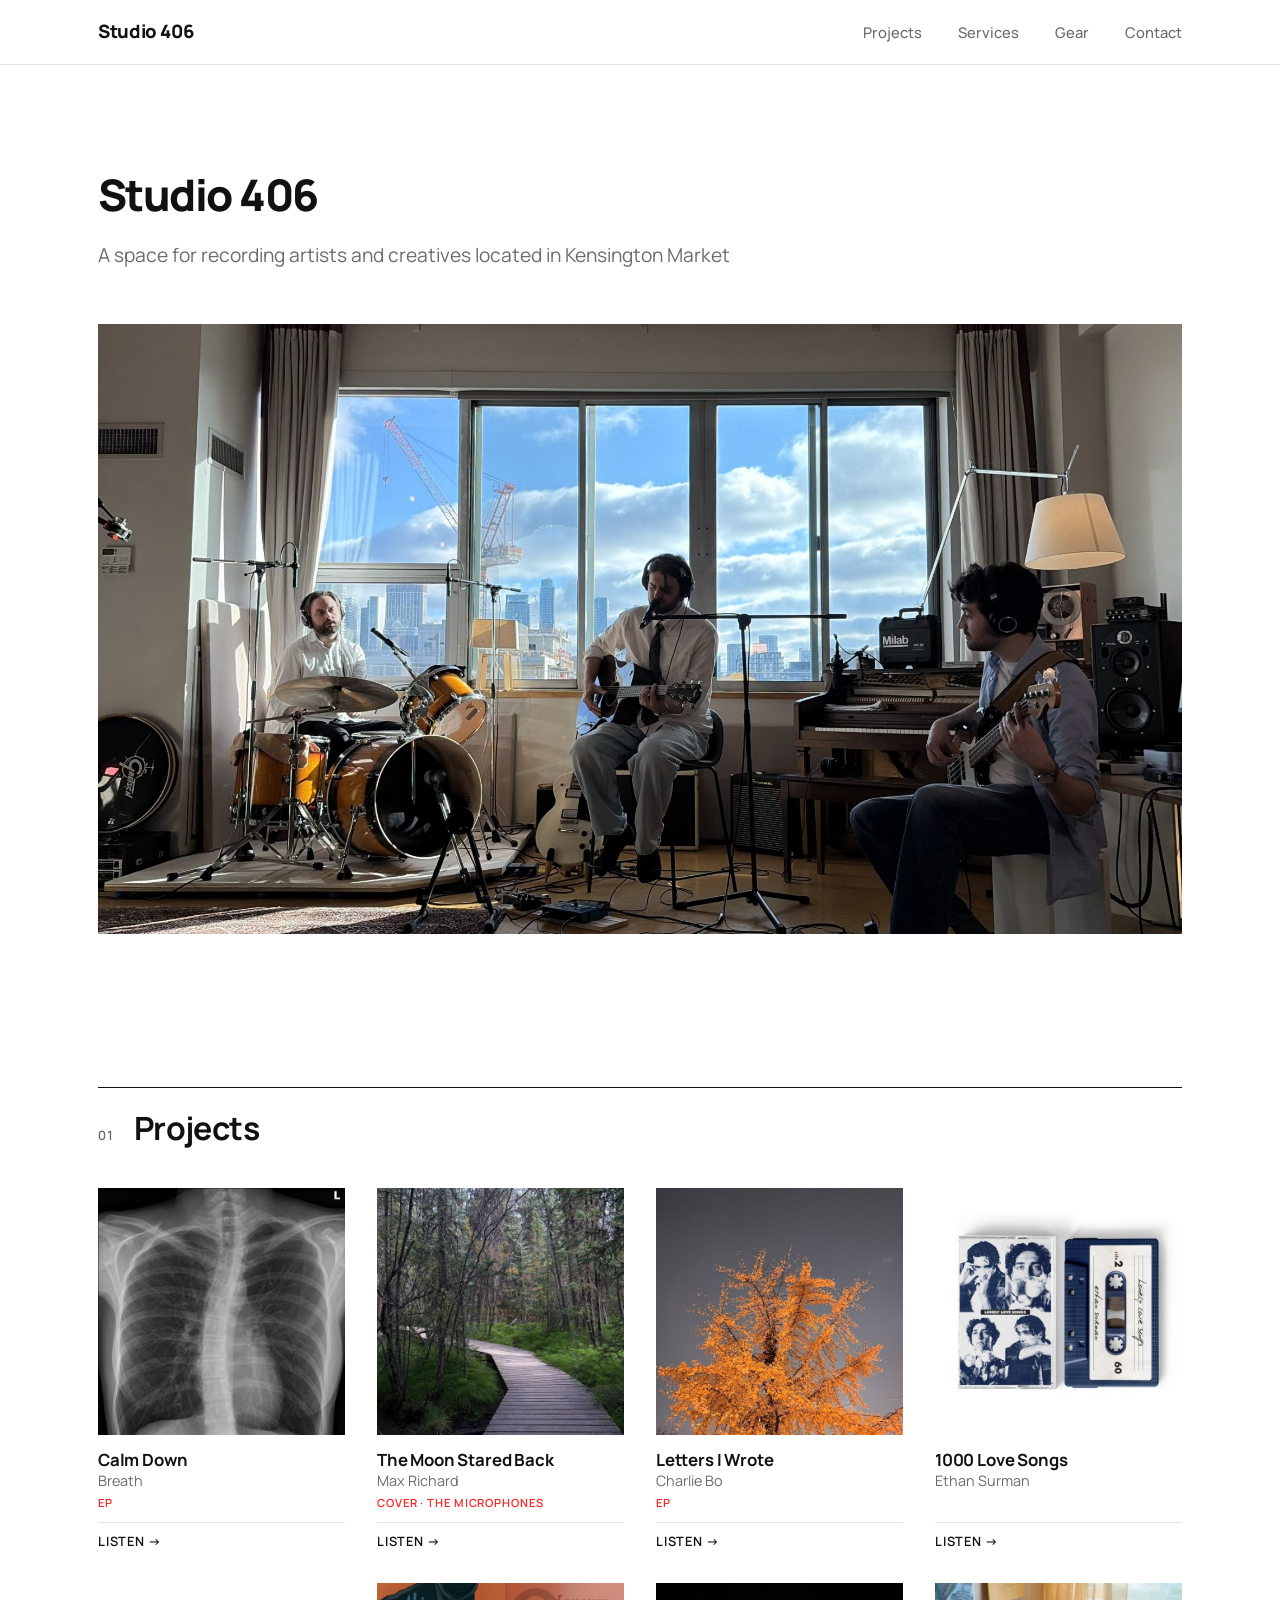
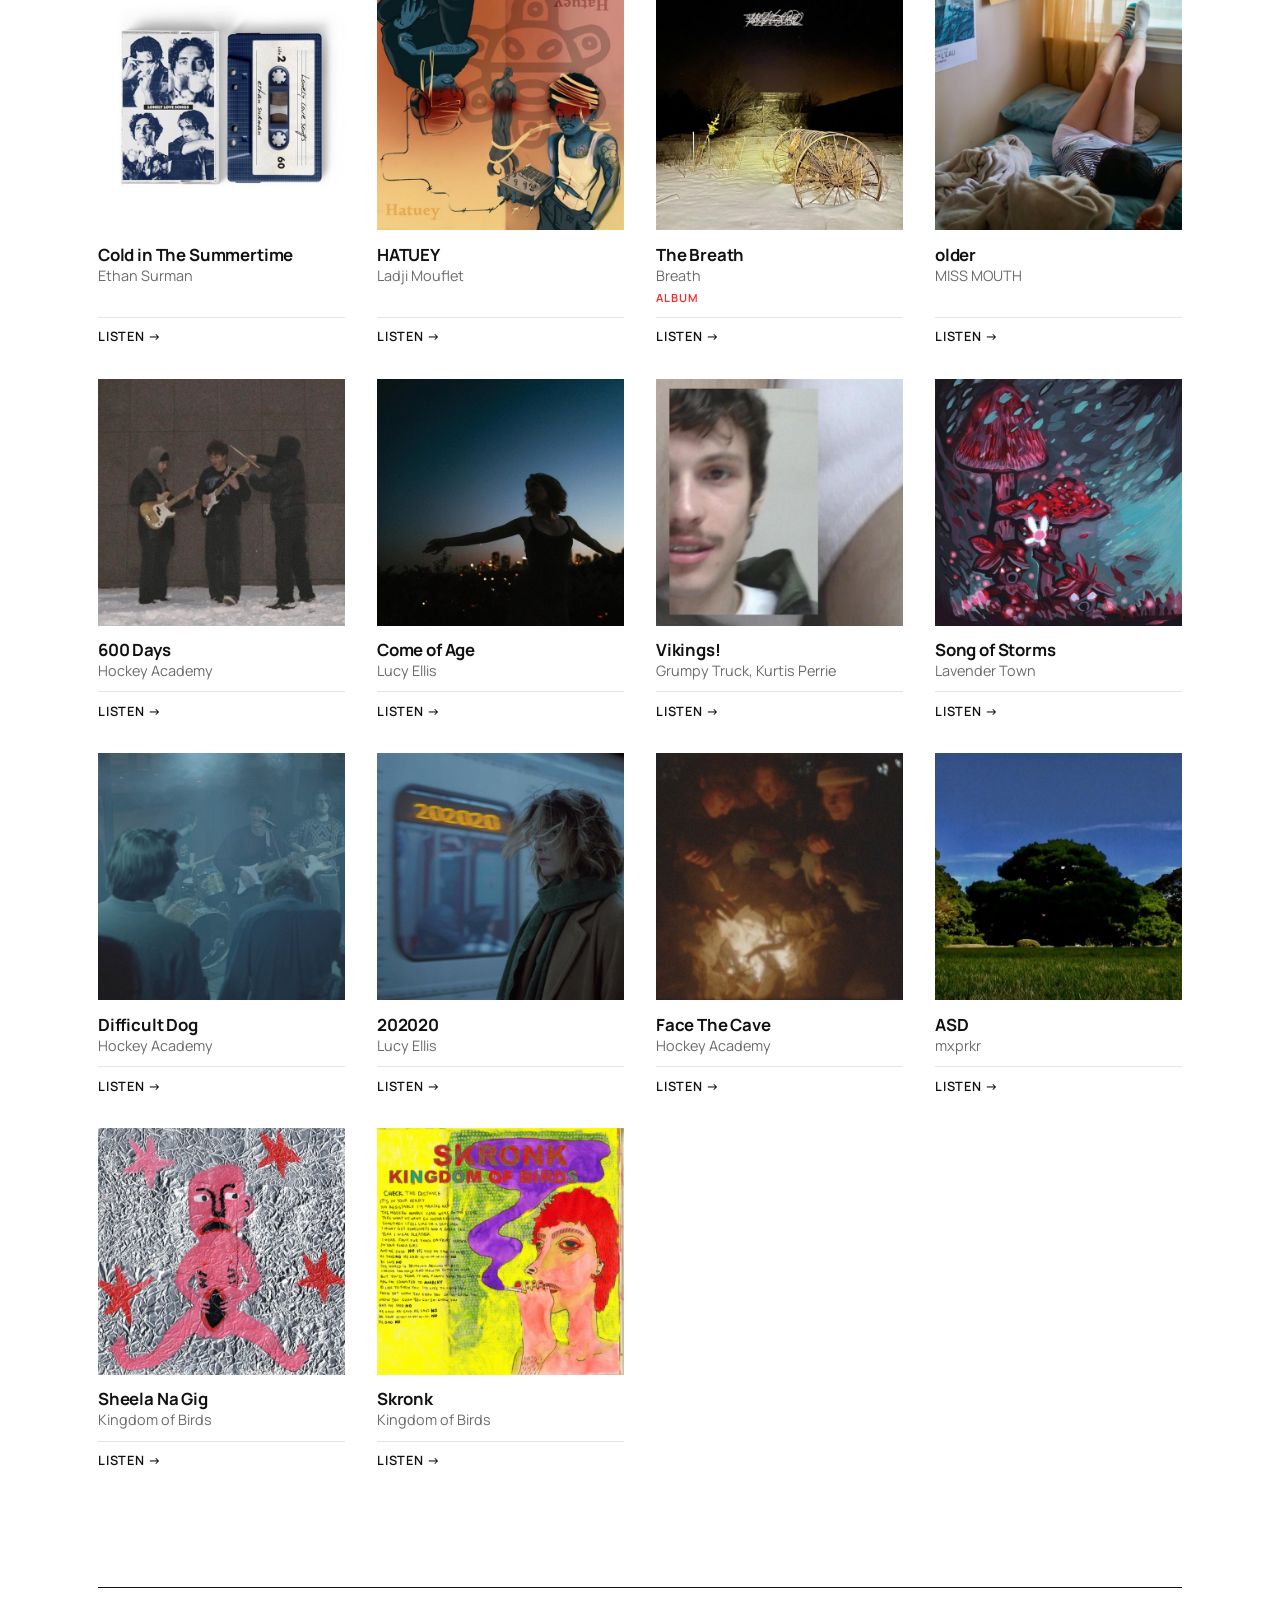
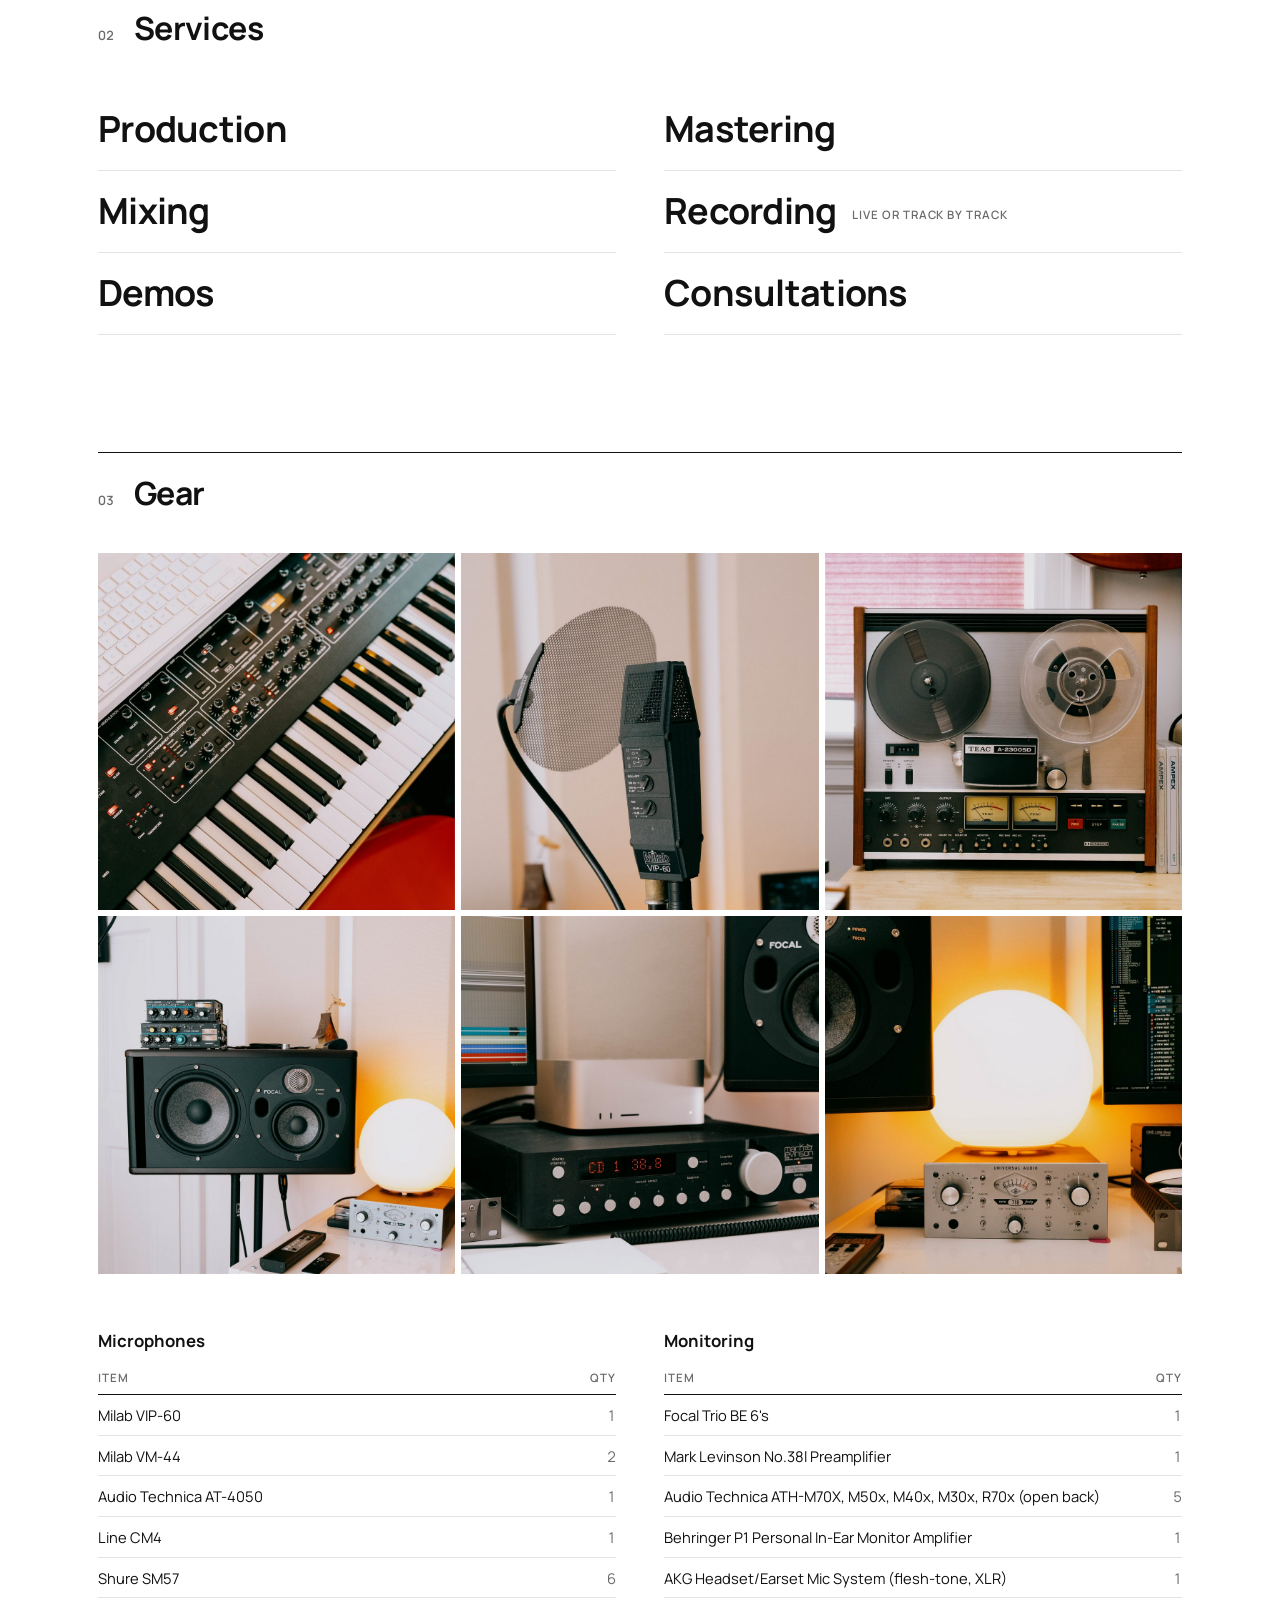
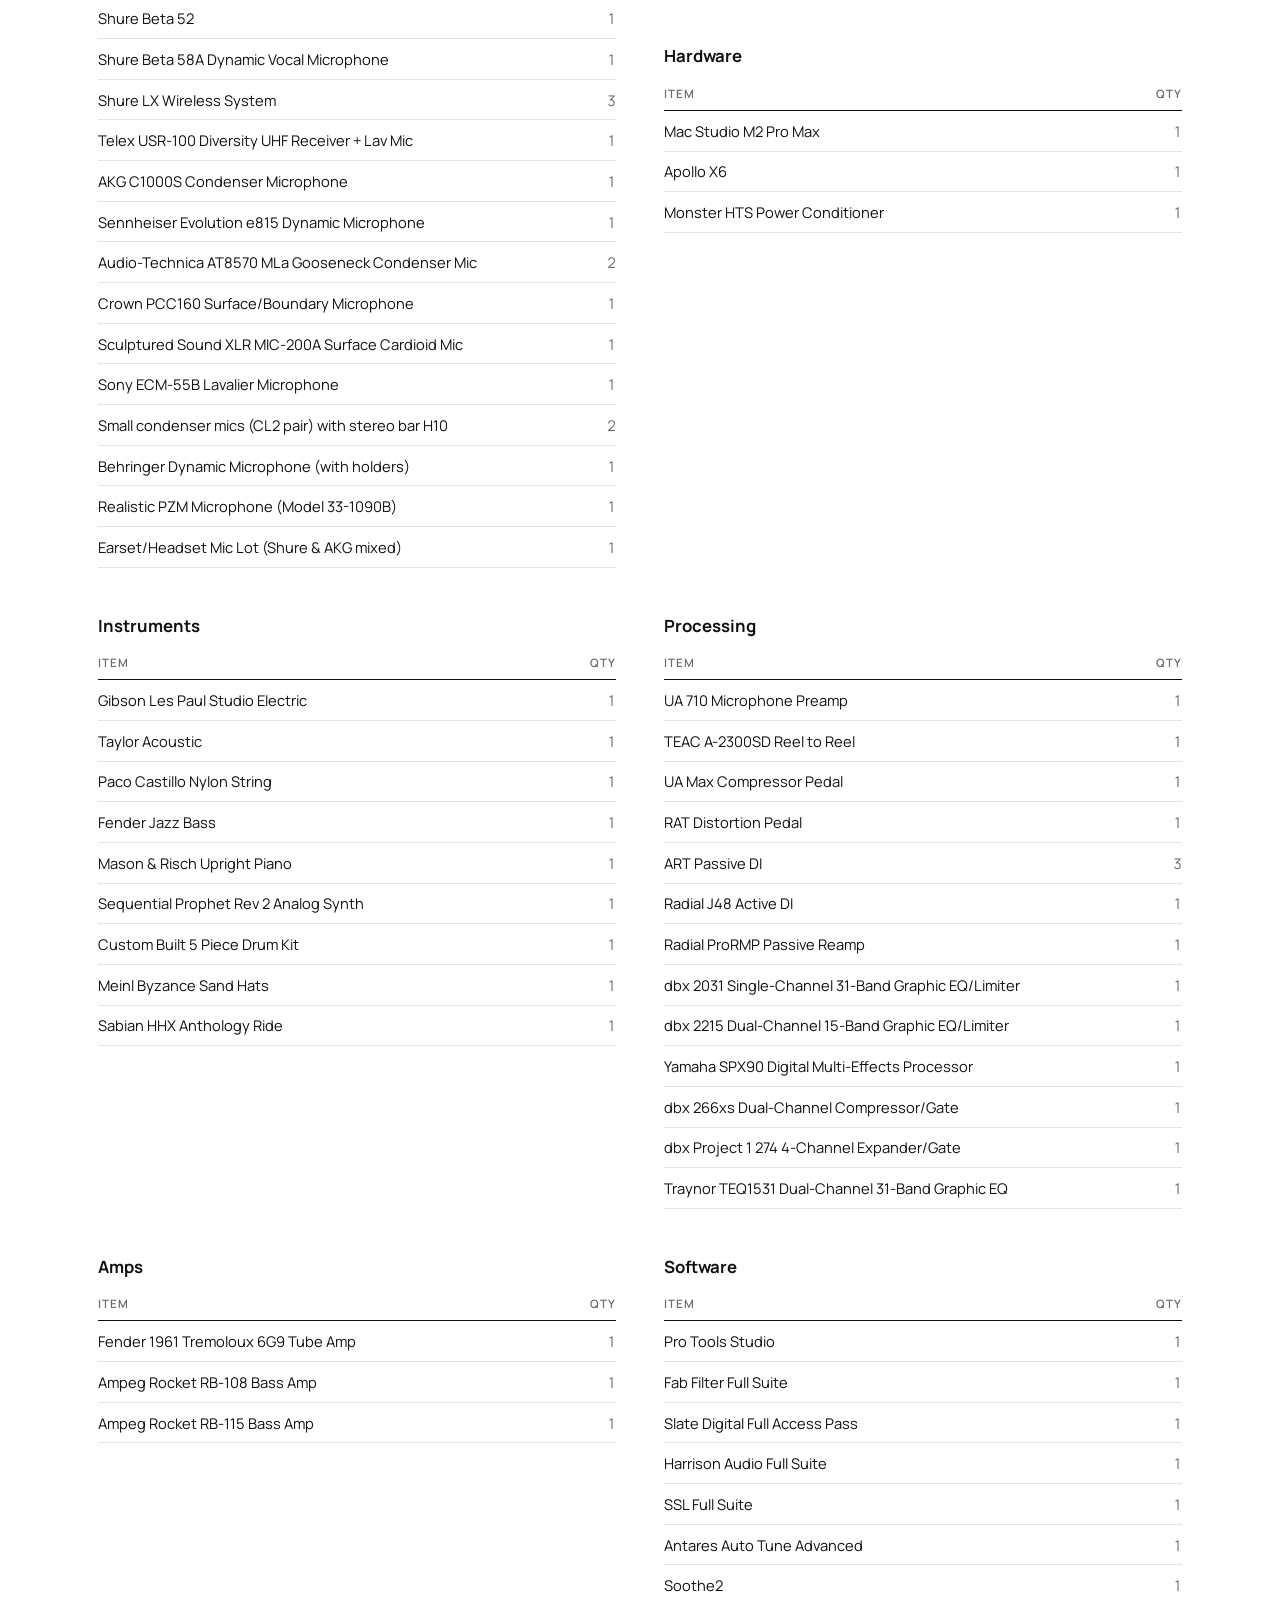
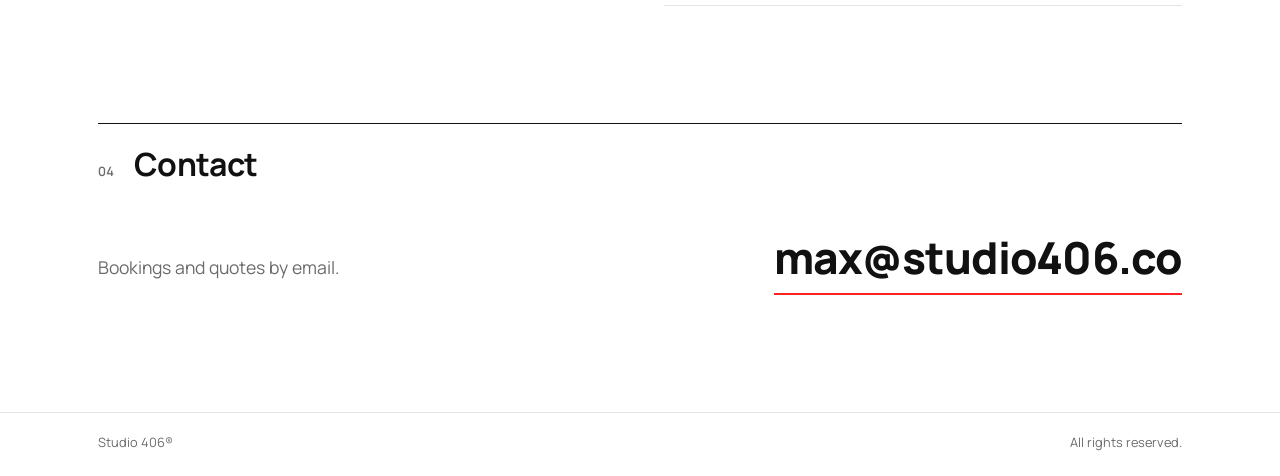
<file: index.html>
<!DOCTYPE html>
<html lang="en">
<head>
  <meta charset="utf-8">
  <meta name="viewport" content="width=device-width, initial-scale=1">
  <title>Studio 406 — Recording studio, Toronto</title>
  <meta name="description" content="Studio 406 is a space for recording artists and creatives located in Kensington Market, Toronto: recording, production, mixing and mastering.">
  <link rel="canonical" href="https://studio406.co/">
  <!-- Link previews (iMessage, Slack, social) -->
  <meta property="og:type" content="website">
  <meta property="og:site_name" content="Studio 406">
  <meta property="og:url" content="https://studio406.co/">
  <meta property="og:title" content="Studio 406">
  <meta property="og:description" content="A space for recording artists and creatives located in Kensington Market, Toronto.">
  <meta property="og:image" content="https://studio406.co/img/hero-live-room.jpg">
  <meta property="og:image:width" content="2000">
  <meta property="og:image:height" content="1512">
  <meta name="twitter:card" content="summary_large_image">
  <link rel="icon" href="assets/favicon.ico" sizes="any">
  <link rel="icon" type="image/png" href="assets/icon-192.png" sizes="192x192">
  <link rel="apple-touch-icon" href="assets/apple-touch-icon.png">
  <link rel="preconnect" href="https://fonts.googleapis.com">
  <link rel="preconnect" href="https://fonts.gstatic.com" crossorigin>
  <link href="https://fonts.googleapis.com/css2?family=Manrope:wght@400;500;600;700;800&display=swap" rel="stylesheet">
  <link rel="stylesheet" href="css/site.css">
</head>
<body>

  <header class="top">
    <div class="shell top-row">
      <a class="mark" href="#">Studio 406</a>
      <nav class="nav">
        <a href="#projects">Projects</a>
        <a href="#services">Services</a>
        <a href="#gear">Gear</a>
        <a href="#contact">Contact</a>
      </nav>
    </div>
  </header>

  <main>
    <section class="hero shell">
      <div class="hero-text">
        <h1>Studio 406</h1>
        <p class="lede">A space for recording artists and creatives located in Kensington Market</p>
      </div>
      <figure class="hero-photo">
        <img src="img/hero-live-room.jpg" alt="A band tracking live in the studio: drums, acoustic guitar and bass, with the city skyline through the windows" width="2000" height="1512">
      </figure>
    </section>

    <section id="projects" class="block shell">
      <div class="block-head">
        <span class="num">01</span>
        <h2>Projects</h2>
      </div>
      <!-- To add a project: copy one <li>, swap the cover (img/releases/), title, artist and link. -->
      <ul class="releases">
        <li>
          <a class="release" href="https://too.fm/gbe4req" target="_blank" rel="noopener">
            <img src="img/releases/breath--calm-down.jpg" alt="Cover art: Calm Down by Breath" loading="lazy" width="600" height="600">
            <span class="r-title">Calm Down</span>
            <span class="r-artist">Breath</span>
            <span class="r-tag">EP</span>
            <span class="r-listen">Listen &rarr;</span>
          </a>
        </li>
        <li>
          <a class="release" href="https://too.fm/pvv9ann" target="_blank" rel="noopener">
            <img src="img/releases/the-moon-stared-back.jpg" alt="Cover art: The Moon Stared Back by Max Richard" loading="lazy" width="600" height="600">
            <span class="r-title">The Moon Stared Back</span>
            <span class="r-artist">Max Richard</span>
            <span class="r-tag">Cover &middot; The Microphones</span>
            <span class="r-listen">Listen &rarr;</span>
          </a>
        </li>
        <li>
          <a class="release" href="https://too.fm/1a9gyo6" target="_blank" rel="noopener">
            <img src="img/releases/letters-i-wrote.jpg" alt="Cover art: Letters I Wrote by Charlie Bo" loading="lazy" width="600" height="600">
            <span class="r-title">Letters I Wrote</span>
            <span class="r-artist">Charlie Bo</span>
            <span class="r-tag">EP</span>
            <span class="r-listen">Listen &rarr;</span>
          </a>
        </li>
        <li>
          <a class="release" href="https://song.link/s/5IKVuLYTI61HavFEufVk3H" target="_blank" rel="noopener">
            <img src="img/releases/ethan-surman.jpg" alt="Cover art: 1000 Love Songs by Ethan Surman" loading="lazy" width="600" height="600">
            <span class="r-title">1000 Love Songs</span>
            <span class="r-artist">Ethan Surman</span>
            <span class="r-listen">Listen &rarr;</span>
          </a>
        </li>
        <li>
          <a class="release" href="https://song.link/s/7vCTk1S462yEbbXCGGxvG7" target="_blank" rel="noopener">
            <img src="img/releases/ethan-surman.jpg" alt="Cover art: Cold in The Summertime by Ethan Surman" loading="lazy" width="600" height="600">
            <span class="r-title">Cold in The Summertime</span>
            <span class="r-artist">Ethan Surman</span>
            <span class="r-listen">Listen &rarr;</span>
          </a>
        </li>
        <li>
          <a class="release" href="https://song.link/s/2mZKd8KjOlCLvJtyaPbnhe" target="_blank" rel="noopener">
            <img src="img/releases/ladji-mouflet--hatuey.jpg" alt="Cover art: HATUEY by Ladji Mouflet" loading="lazy" width="600" height="600">
            <span class="r-title">HATUEY</span>
            <span class="r-artist">Ladji Mouflet</span>
            <span class="r-listen">Listen &rarr;</span>
          </a>
        </li>
        <li>
          <a class="release" href="https://song.link/TheBreath" target="_blank" rel="noopener">
            <img src="img/releases/the-breath.jpg" alt="Cover art: The Breath by Breath" loading="lazy" width="600" height="600">
            <span class="r-title">The Breath</span>
            <span class="r-artist">Breath</span>
            <span class="r-tag">Album</span>
            <span class="r-listen">Listen &rarr;</span>
          </a>
        </li>
        <li>
          <a class="release" href="https://song.link/s/2ZqbpQPjnI2581p2Jqx65m" target="_blank" rel="noopener">
            <img src="img/releases/miss-mouth--older.jpg" alt="Cover art: older by MISS MOUTH" loading="lazy" width="600" height="600">
            <span class="r-title">older</span>
            <span class="r-artist">MISS MOUTH</span>
            <span class="r-listen">Listen &rarr;</span>
          </a>
        </li>
        <li>
          <a class="release" href="https://song.link/s/24B6vA4CRxOXhmm7X4cLhV" target="_blank" rel="noopener">
            <img src="img/releases/hockey-academy--600-days.jpg" alt="Cover art: 600 Days by Hockey Academy" loading="lazy" width="600" height="600">
            <span class="r-title">600 Days</span>
            <span class="r-artist">Hockey Academy</span>
            <span class="r-listen">Listen &rarr;</span>
          </a>
        </li>
        <li>
          <a class="release" href="https://album.link/s/3u322o9l43EMCsTt8HVhVX" target="_blank" rel="noopener">
            <img src="img/releases/lucy-ellis--come-of-age.jpg" alt="Cover art: Come of Age by Lucy Ellis" loading="lazy" width="600" height="600">
            <span class="r-title">Come of Age</span>
            <span class="r-artist">Lucy Ellis</span>
            <span class="r-listen">Listen &rarr;</span>
          </a>
        </li>
        <li>
          <a class="release" href="https://song.link/s/7CbefZ9g0eR5vRXiJk4wzB" target="_blank" rel="noopener">
            <img src="img/releases/grumpy-truck-kurtis-perrie--vikings.jpg" alt="Cover art: Vikings! by Grumpy Truck, Kurtis Perrie" loading="lazy" width="600" height="600">
            <span class="r-title">Vikings!</span>
            <span class="r-artist">Grumpy Truck, Kurtis Perrie</span>
            <span class="r-listen">Listen &rarr;</span>
          </a>
        </li>
        <li>
          <a class="release" href="https://song.link/s/2PPHVBKl2hxRYPk1sKnaOM" target="_blank" rel="noopener">
            <img src="img/releases/lavender-town--song-of-storms.jpg" alt="Cover art: Song of Storms by Lavender Town" loading="lazy" width="600" height="600">
            <span class="r-title">Song of Storms</span>
            <span class="r-artist">Lavender Town</span>
            <span class="r-listen">Listen &rarr;</span>
          </a>
        </li>
        <li>
          <a class="release" href="https://song.link/s/0t07x9PAKyW31r4hCtwCGi" target="_blank" rel="noopener">
            <img src="img/releases/hockey-academy--difficult-dog.jpg" alt="Cover art: Difficult Dog by Hockey Academy" loading="lazy" width="600" height="600">
            <span class="r-title">Difficult Dog</span>
            <span class="r-artist">Hockey Academy</span>
            <span class="r-listen">Listen &rarr;</span>
          </a>
        </li>
        <li>
          <a class="release" href="https://song.link/s/5TJcLwDIsNDaWiqCGdJZiA" target="_blank" rel="noopener">
            <img src="img/releases/lucy-ellis--202020.jpg" alt="Cover art: 202020 by Lucy Ellis" loading="lazy" width="600" height="600">
            <span class="r-title">202020</span>
            <span class="r-artist">Lucy Ellis</span>
            <span class="r-listen">Listen &rarr;</span>
          </a>
        </li>
        <li>
          <a class="release" href="https://song.link/s/4YuxAWL0Tzu0ANCWjVQJIh" target="_blank" rel="noopener">
            <img src="img/releases/hockey-academy--face-the-cave.jpg" alt="Cover art: Face The Cave by Hockey Academy" loading="lazy" width="600" height="600">
            <span class="r-title">Face The Cave</span>
            <span class="r-artist">Hockey Academy</span>
            <span class="r-listen">Listen &rarr;</span>
          </a>
        </li>
        <li>
          <a class="release" href="https://song.link/s/5jqKzlsjrVuB1C1imNref1" target="_blank" rel="noopener">
            <img src="img/releases/mxprkr--asd.jpg" alt="Cover art: ASD by mxprkr" loading="lazy" width="600" height="600">
            <span class="r-title">ASD</span>
            <span class="r-artist">mxprkr</span>
            <span class="r-listen">Listen &rarr;</span>
          </a>
        </li>
        <li>
          <a class="release" href="https://song.link/s/0UUSiNeZZdYIgXVQuSO9Ea" target="_blank" rel="noopener">
            <img src="img/releases/kingdom-of-birds--sheela-na-gig.jpg" alt="Cover art: Sheela Na Gig by Kingdom of Birds" loading="lazy" width="600" height="600">
            <span class="r-title">Sheela Na Gig</span>
            <span class="r-artist">Kingdom of Birds</span>
            <span class="r-listen">Listen &rarr;</span>
          </a>
        </li>
        <li>
          <a class="release" href="https://song.link/s/58bJCdUml5sOyBGujleihR" target="_blank" rel="noopener">
            <img src="img/releases/kingdom-of-birds--skronk.jpg" alt="Cover art: Skronk by Kingdom of Birds" loading="lazy" width="600" height="600">
            <span class="r-title">Skronk</span>
            <span class="r-artist">Kingdom of Birds</span>
            <span class="r-listen">Listen &rarr;</span>
          </a>
        </li>
      </ul>
    </section>

    <section id="services" class="block shell">
      <div class="block-head">
        <span class="num">02</span>
        <h2>Services</h2>
      </div>
      <ul class="services">
        <li>Production</li>
        <li>Mastering</li>
        <li>Mixing</li>
        <li>Recording <span class="note">Live or track by track</span></li>
        <li>Demos</li>
        <li>Consultations</li>
      </ul>
    </section>

    <section id="gear" class="block shell">
      <div class="block-head">
        <span class="num">03</span>
        <h2>Gear</h2>
      </div>

      <div class="gear-photos">
        <img src="img/photo-02.jpg" alt="Sequential Prophet Rev2 synthesizer" loading="lazy" width="1000" height="1000">
        <img src="img/photo-20.jpg" alt="Milab VIP-60 microphone with pop filter" loading="lazy" width="1000" height="1000">
        <img src="img/photo-18.jpg" alt="TEAC A-2300SD reel-to-reel tape machine" loading="lazy" width="1000" height="1000">
        <img src="img/photo-22.jpg" alt="Focal Trio monitor with outboard gear" loading="lazy" width="1000" height="1000">
        <img src="img/photo-17.jpg" alt="Mac Studio above the Mark Levinson preamplifier" loading="lazy" width="1000" height="1000">
        <img src="img/photo-24.jpg" alt="Universal Audio 710 preamp under a globe lamp" loading="lazy" width="1000" height="1000">
      </div>

      <div class="gear-grid">
        <section class="cat">
          <h3>Microphones</h3>
          <table><thead><tr><th>Item</th><th>Qty</th></tr></thead><tbody>
            <tr><td>Milab VIP-60</td><td>1</td></tr>
            <tr><td>Milab VM-44</td><td>2</td></tr>
            <tr><td>Audio Technica AT-4050</td><td>1</td></tr>
            <tr><td>Line CM4</td><td>1</td></tr>
            <tr><td>Shure SM57</td><td>6</td></tr>
            <tr><td>Shure Beta 52</td><td>1</td></tr>
            <tr><td>Shure Beta 58A Dynamic Vocal Microphone</td><td>1</td></tr>
            <tr><td>Shure LX Wireless System</td><td>3</td></tr>
            <tr><td>Telex USR-100 Diversity UHF Receiver + Lav Mic</td><td>1</td></tr>
            <tr><td>AKG C1000S Condenser Microphone</td><td>1</td></tr>
            <tr><td>Sennheiser Evolution e815 Dynamic Microphone</td><td>1</td></tr>
            <tr><td>Audio-Technica AT8570 MLa Gooseneck Condenser Mic</td><td>2</td></tr>
            <tr><td>Crown PCC160 Surface/Boundary Microphone</td><td>1</td></tr>
            <tr><td>Sculptured Sound XLR MIC-200A Surface Cardioid Mic</td><td>1</td></tr>
            <tr><td>Sony ECM-55B Lavalier Microphone</td><td>1</td></tr>
            <tr><td>Small condenser mics (CL2 pair) with stereo bar H10</td><td>2</td></tr>
            <tr><td>Behringer Dynamic Microphone (with holders)</td><td>1</td></tr>
            <tr><td>Realistic PZM Microphone (Model 33-1090B)</td><td>1</td></tr>
            <tr><td>Earset/Headset Mic Lot (Shure &amp; AKG mixed)</td><td>1</td></tr>
          </tbody></table>
        </section>

        <div class="cat-stack">
          <section class="cat">
            <h3>Monitoring</h3>
            <table><thead><tr><th>Item</th><th>Qty</th></tr></thead><tbody>
              <tr><td>Focal Trio BE 6&#x27;s</td><td>1</td></tr>
              <tr><td>Mark Levinson No.38l Preamplifier</td><td>1</td></tr>
              <tr><td>Audio Technica ATH-M70X, M50x, M40x, M30x, R70x (open back)</td><td>5</td></tr>
              <tr><td>Behringer P1 Personal In-Ear Monitor Amplifier</td><td>1</td></tr>
              <tr><td>AKG Headset/Earset Mic System (flesh-tone, XLR)</td><td>1</td></tr>
            </tbody></table>
          </section>
          <section class="cat">
            <h3>Hardware</h3>
            <table><thead><tr><th>Item</th><th>Qty</th></tr></thead><tbody>
              <tr><td>Mac Studio M2 Pro Max</td><td>1</td></tr>
              <tr><td>Apollo X6</td><td>1</td></tr>
              <tr><td>Monster HTS Power Conditioner</td><td>1</td></tr>
            </tbody></table>
          </section>
        </div>

        <section class="cat">
          <h3>Instruments</h3>
          <table><thead><tr><th>Item</th><th>Qty</th></tr></thead><tbody>
            <tr><td>Gibson Les Paul Studio Electric</td><td>1</td></tr>
            <tr><td>Taylor Acoustic</td><td>1</td></tr>
            <tr><td>Paco Castillo Nylon String</td><td>1</td></tr>
            <tr><td>Fender Jazz Bass</td><td>1</td></tr>
            <tr><td>Mason &amp; Risch Upright Piano</td><td>1</td></tr>
            <tr><td>Sequential Prophet Rev 2 Analog Synth</td><td>1</td></tr>
            <tr><td>Custom Built 5 Piece Drum Kit</td><td>1</td></tr>
            <tr><td>Meinl Byzance Sand Hats</td><td>1</td></tr>
            <tr><td>Sabian HHX Anthology Ride</td><td>1</td></tr>
          </tbody></table>
        </section>

        <section class="cat">
          <h3>Processing</h3>
          <table><thead><tr><th>Item</th><th>Qty</th></tr></thead><tbody>
            <tr><td>UA 710 Microphone Preamp</td><td>1</td></tr>
            <tr><td>TEAC A-2300SD Reel to Reel</td><td>1</td></tr>
            <tr><td>UA Max Compressor Pedal</td><td>1</td></tr>
            <tr><td>RAT Distortion Pedal</td><td>1</td></tr>
            <tr><td>ART Passive DI</td><td>3</td></tr>
            <tr><td>Radial J48 Active DI</td><td>1</td></tr>
            <tr><td>Radial ProRMP Passive Reamp</td><td>1</td></tr>
            <tr><td>dbx 2031 Single-Channel 31-Band Graphic EQ/Limiter</td><td>1</td></tr>
            <tr><td>dbx 2215 Dual-Channel 15-Band Graphic EQ/Limiter</td><td>1</td></tr>
            <tr><td>Yamaha SPX90 Digital Multi-Effects Processor</td><td>1</td></tr>
            <tr><td>dbx 266xs Dual-Channel Compressor/Gate</td><td>1</td></tr>
            <tr><td>dbx Project 1 274 4-Channel Expander/Gate</td><td>1</td></tr>
            <tr><td>Traynor TEQ1531 Dual-Channel 31-Band Graphic EQ</td><td>1</td></tr>
          </tbody></table>
        </section>

        <section class="cat">
          <h3>Amps</h3>
          <table><thead><tr><th>Item</th><th>Qty</th></tr></thead><tbody>
            <tr><td>Fender 1961 Tremoloux 6G9 Tube Amp</td><td>1</td></tr>
            <tr><td>Ampeg Rocket RB-108 Bass Amp</td><td>1</td></tr>
            <tr><td>Ampeg Rocket RB-115 Bass Amp</td><td>1</td></tr>
          </tbody></table>
        </section>

        <section class="cat">
          <h3>Software</h3>
          <table><thead><tr><th>Item</th><th>Qty</th></tr></thead><tbody>
            <tr><td>Pro Tools Studio</td><td>1</td></tr>
            <tr><td>Fab Filter Full Suite</td><td>1</td></tr>
            <tr><td>Slate Digital Full Access Pass</td><td>1</td></tr>
            <tr><td>Harrison Audio Full Suite</td><td>1</td></tr>
            <tr><td>SSL Full Suite</td><td>1</td></tr>
            <tr><td>Antares Auto Tune Advanced</td><td>1</td></tr>
            <tr><td>Soothe2</td><td>1</td></tr>
          </tbody></table>
        </section>
      </div>
    </section>

    <section id="contact" class="block shell">
      <div class="block-head">
        <span class="num">04</span>
        <h2>Contact</h2>
      </div>
      <div class="contact">
        <p>Bookings and quotes by email.</p>
        <a class="cta" href="mailto:max@studio406.co?subject=Studio%20406%20quote%20request">max@studio406.co</a>
      </div>
    </section>
  </main>

  <footer class="foot">
    <div class="shell foot-row">
      <span>Studio 406&reg;</span>
      <span>All rights reserved.</span>
    </div>
  </footer>

</body>
</html>
</file>
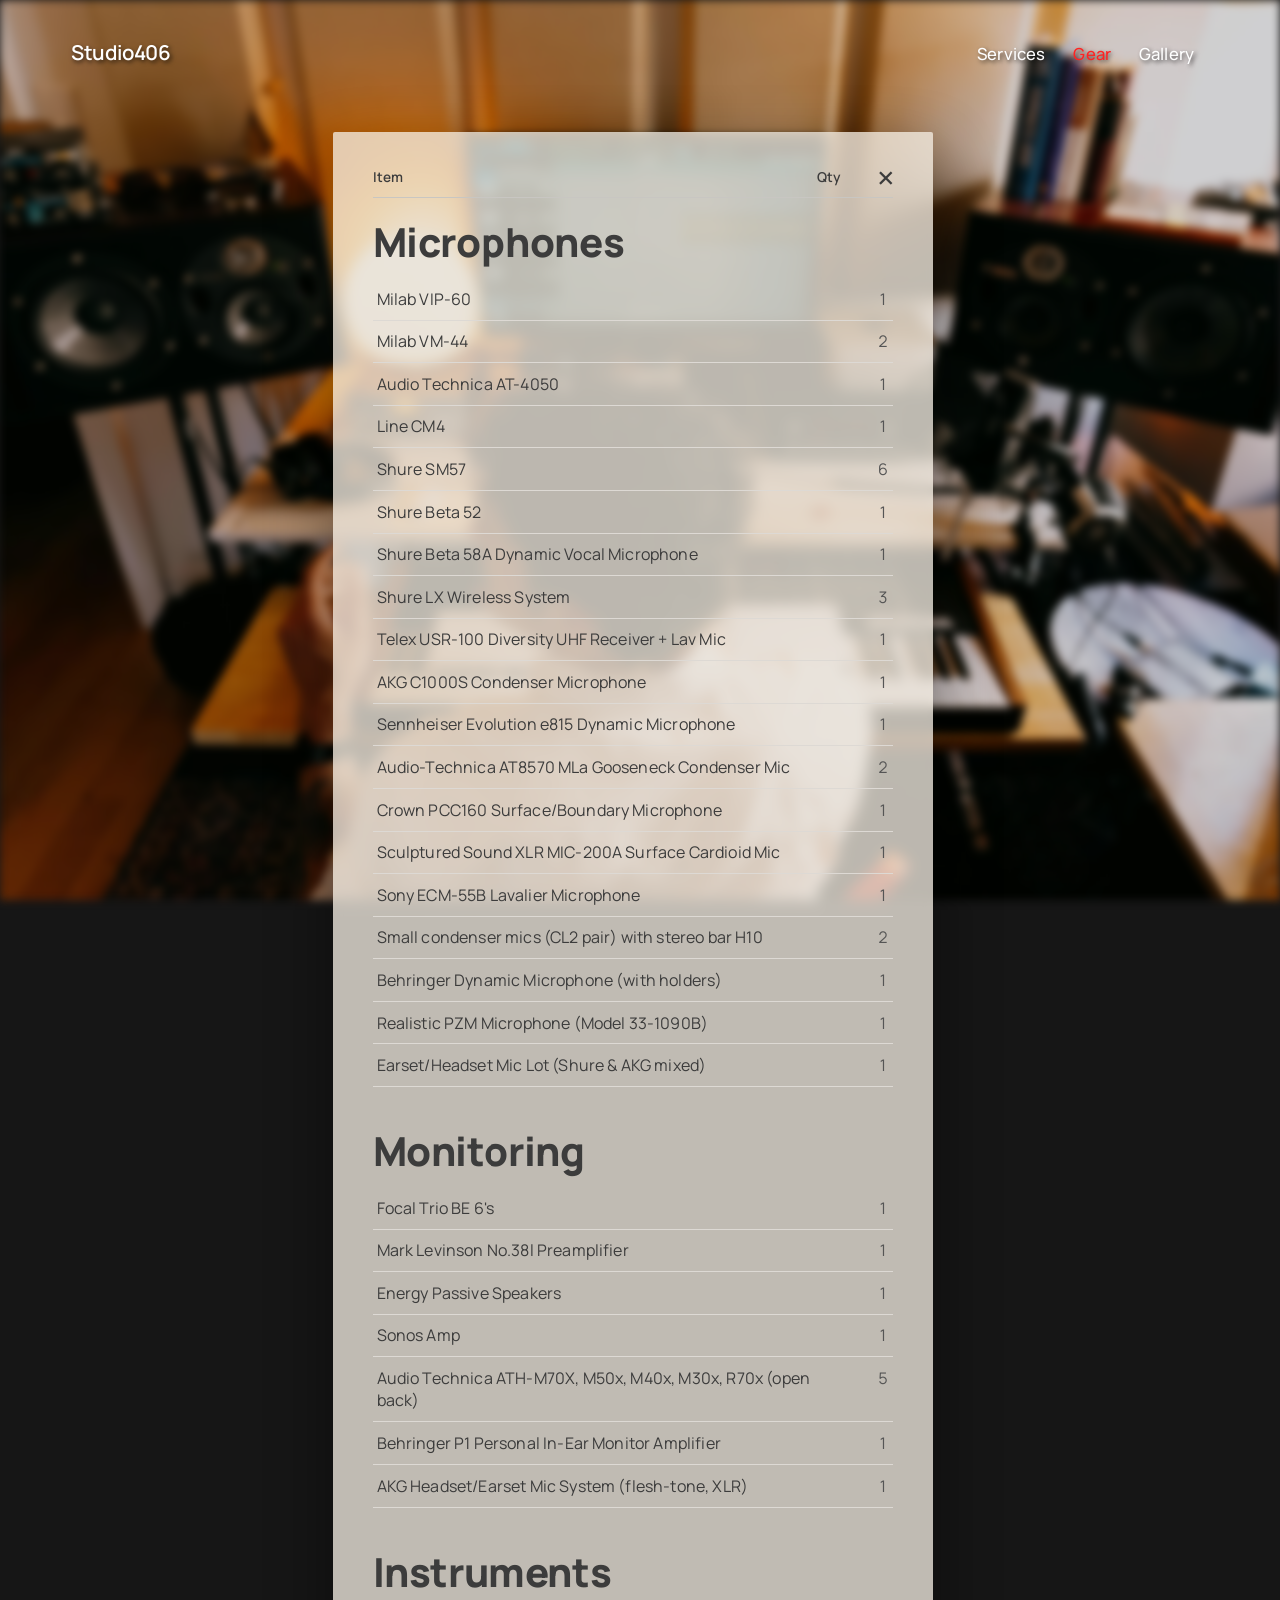
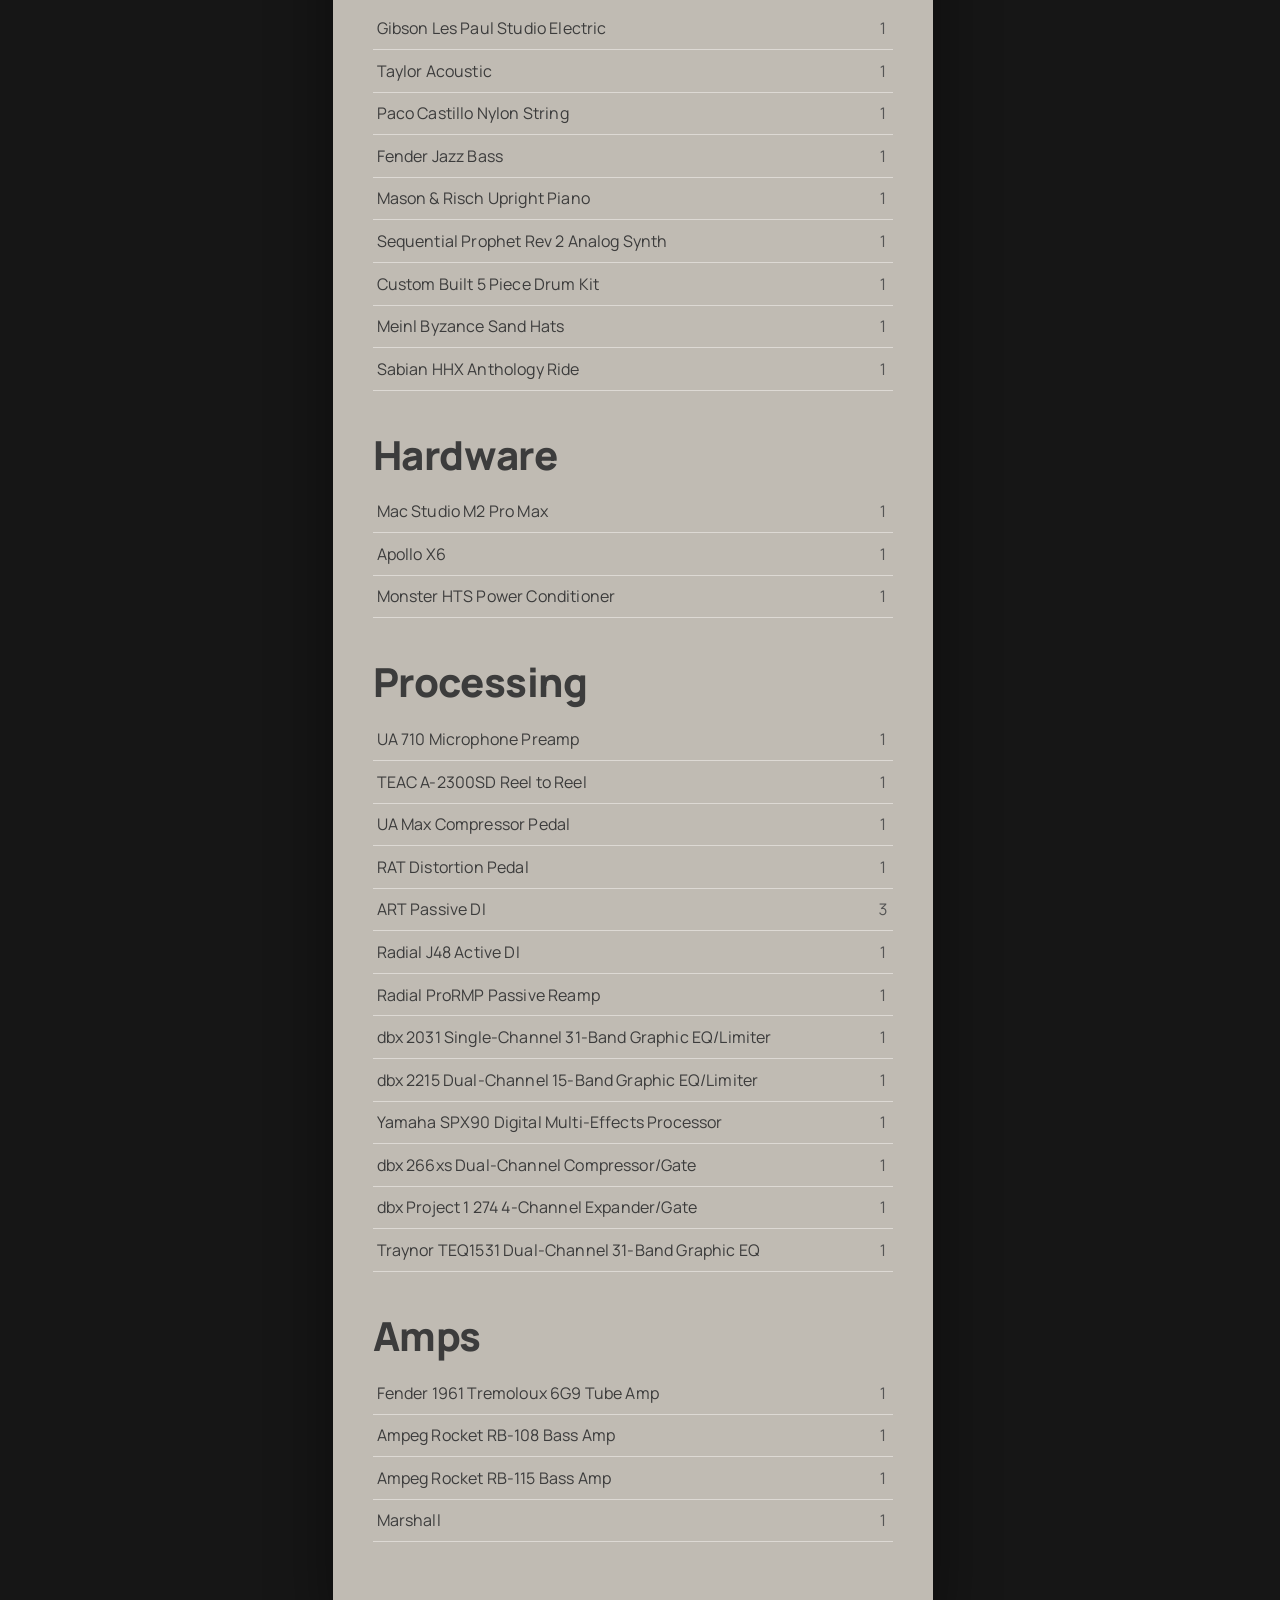
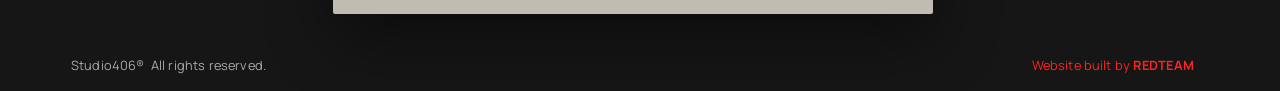
<file: gear-list.html>
<!DOCTYPE html>
<html lang="en">
<head>
  <meta charset="utf-8">
  <meta name="viewport" content="width=device-width, initial-scale=1">
  <title>Gear — Studio406</title>
  <meta name="description" content="Studio406 equipment list: microphones, monitoring, instruments, processing, and amps.">
  <link rel="icon" href="assets/favicon.ico" sizes="any">
  <link rel="preconnect" href="https://fonts.googleapis.com">
  <link rel="preconnect" href="https://fonts.gstatic.com" crossorigin>
  <link href="https://fonts.googleapis.com/css2?family=Manrope:wght@400;500;600;700;800&display=swap" rel="stylesheet">
  <link rel="stylesheet" href="css/styles.css">
</head>
<body class="page">

  <a class="backdrop-close" href="index.html" aria-label="Back to home"></a>

  <header class="site-header">
    <a class="wordmark" href="index.html">Studio406</a>
    <nav class="nav">
      <a href="service-menu.html">Services</a>
      <a href="gear-list.html" aria-current="page">Gear</a>
      <a href="gallery.html">Gallery</a>
    </nav>
  </header>

  <main class="wrap">
    <a class="card-close" href="index.html" aria-label="Close">&times;</a>
    <div class="gear-head"><span>Item</span><span>Qty</span></div>
    <section class="gear-cat">
      <h2>Microphones</h2>
      <table class="gear-table"><tbody>
        <tr><td>Milab VIP-60</td><td class="qty">1</td></tr>
        <tr><td>Milab VM-44</td><td class="qty">2</td></tr>
        <tr><td>Audio Technica AT-4050</td><td class="qty">1</td></tr>
        <tr><td>Line CM4</td><td class="qty">1</td></tr>
        <tr><td>Shure SM57</td><td class="qty">6</td></tr>
        <tr><td>Shure Beta 52</td><td class="qty">1</td></tr>
        <tr><td>Shure Beta 58A Dynamic Vocal Microphone</td><td class="qty">1</td></tr>
        <tr><td>Shure LX Wireless System</td><td class="qty">3</td></tr>
        <tr><td>Telex USR-100 Diversity UHF Receiver + Lav Mic</td><td class="qty">1</td></tr>
        <tr><td>AKG C1000S Condenser Microphone</td><td class="qty">1</td></tr>
        <tr><td>Sennheiser Evolution e815 Dynamic Microphone</td><td class="qty">1</td></tr>
        <tr><td>Audio-Technica AT8570 MLa Gooseneck Condenser Mic</td><td class="qty">2</td></tr>
        <tr><td>Crown PCC160 Surface/Boundary Microphone</td><td class="qty">1</td></tr>
        <tr><td>Sculptured Sound XLR MIC-200A Surface Cardioid Mic</td><td class="qty">1</td></tr>
        <tr><td>Sony ECM-55B Lavalier Microphone</td><td class="qty">1</td></tr>
        <tr><td>Small condenser mics (CL2 pair) with stereo bar H10</td><td class="qty">2</td></tr>
        <tr><td>Behringer Dynamic Microphone (with holders)</td><td class="qty">1</td></tr>
        <tr><td>Realistic PZM Microphone (Model 33-1090B)</td><td class="qty">1</td></tr>
        <tr><td>Earset/Headset Mic Lot (Shure &amp; AKG mixed)</td><td class="qty">1</td></tr>
      </tbody></table>
    </section>
    <section class="gear-cat">
      <h2>Monitoring</h2>
      <table class="gear-table"><tbody>
        <tr><td>Focal Trio BE 6&#x27;s</td><td class="qty">1</td></tr>
        <tr><td>Mark Levinson No.38l Preamplifier</td><td class="qty">1</td></tr>
        <tr><td>Energy Passive Speakers</td><td class="qty">1</td></tr>
        <tr><td>Sonos Amp</td><td class="qty">1</td></tr>
        <tr><td>Audio Technica ATH-M70X, M50x, M40x, M30x, R70x (open back)</td><td class="qty">5</td></tr>
        <tr><td>Behringer P1 Personal In-Ear Monitor Amplifier</td><td class="qty">1</td></tr>
        <tr><td>AKG Headset/Earset Mic System (flesh-tone, XLR)</td><td class="qty">1</td></tr>
      </tbody></table>
    </section>
    <section class="gear-cat">
      <h2>Instruments</h2>
      <table class="gear-table"><tbody>
        <tr><td>Gibson Les Paul Studio Electric</td><td class="qty">1</td></tr>
        <tr><td>Taylor Acoustic</td><td class="qty">1</td></tr>
        <tr><td>Paco Castillo Nylon String</td><td class="qty">1</td></tr>
        <tr><td>Fender Jazz Bass</td><td class="qty">1</td></tr>
        <tr><td>Mason &amp; Risch Upright Piano</td><td class="qty">1</td></tr>
        <tr><td>Sequential Prophet Rev 2 Analog Synth</td><td class="qty">1</td></tr>
        <tr><td>Custom Built 5 Piece Drum Kit</td><td class="qty">1</td></tr>
        <tr><td>Meinl Byzance Sand Hats</td><td class="qty">1</td></tr>
        <tr><td>Sabian HHX Anthology Ride</td><td class="qty">1</td></tr>
      </tbody></table>
    </section>
    <section class="gear-cat">
      <h2>Hardware</h2>
      <table class="gear-table"><tbody>
        <tr><td>Mac Studio M2 Pro Max</td><td class="qty">1</td></tr>
        <tr><td>Apollo X6</td><td class="qty">1</td></tr>
        <tr><td>Monster HTS Power Conditioner</td><td class="qty">1</td></tr>
      </tbody></table>
    </section>
    <section class="gear-cat">
      <h2>Processing</h2>
      <table class="gear-table"><tbody>
        <tr><td>UA 710 Microphone Preamp</td><td class="qty">1</td></tr>
        <tr><td>TEAC A-2300SD Reel to Reel</td><td class="qty">1</td></tr>
        <tr><td>UA Max Compressor Pedal</td><td class="qty">1</td></tr>
        <tr><td>RAT Distortion Pedal</td><td class="qty">1</td></tr>
        <tr><td>ART Passive DI</td><td class="qty">3</td></tr>
        <tr><td>Radial J48 Active DI</td><td class="qty">1</td></tr>
        <tr><td>Radial ProRMP Passive Reamp</td><td class="qty">1</td></tr>
        <tr><td>dbx 2031 Single-Channel 31-Band Graphic EQ/Limiter</td><td class="qty">1</td></tr>
        <tr><td>dbx 2215 Dual-Channel 15-Band Graphic EQ/Limiter</td><td class="qty">1</td></tr>
        <tr><td>Yamaha SPX90 Digital Multi-Effects Processor</td><td class="qty">1</td></tr>
        <tr><td>dbx 266xs Dual-Channel Compressor/Gate</td><td class="qty">1</td></tr>
        <tr><td>dbx Project 1 274 4-Channel Expander/Gate</td><td class="qty">1</td></tr>
        <tr><td>Traynor TEQ1531 Dual-Channel 31-Band Graphic EQ</td><td class="qty">1</td></tr>
      </tbody></table>
    </section>
    <section class="gear-cat">
      <h2>Amps</h2>
      <table class="gear-table"><tbody>
        <tr><td>Fender 1961 Tremoloux 6G9 Tube Amp</td><td class="qty">1</td></tr>
        <tr><td>Ampeg Rocket RB-108 Bass Amp</td><td class="qty">1</td></tr>
        <tr><td>Ampeg Rocket RB-115 Bass Amp</td><td class="qty">1</td></tr>
        <tr><td>Marshall</td><td class="qty">1</td></tr>
      </tbody></table>
    </section>
  </main>

  <footer class="site-footer">
    <span>Studio406&reg; &nbsp;All rights reserved.</span>
    <span class="credit">Website built by <b>REDTEAM</b></span>
  </footer>

</body>
</html>
</file>
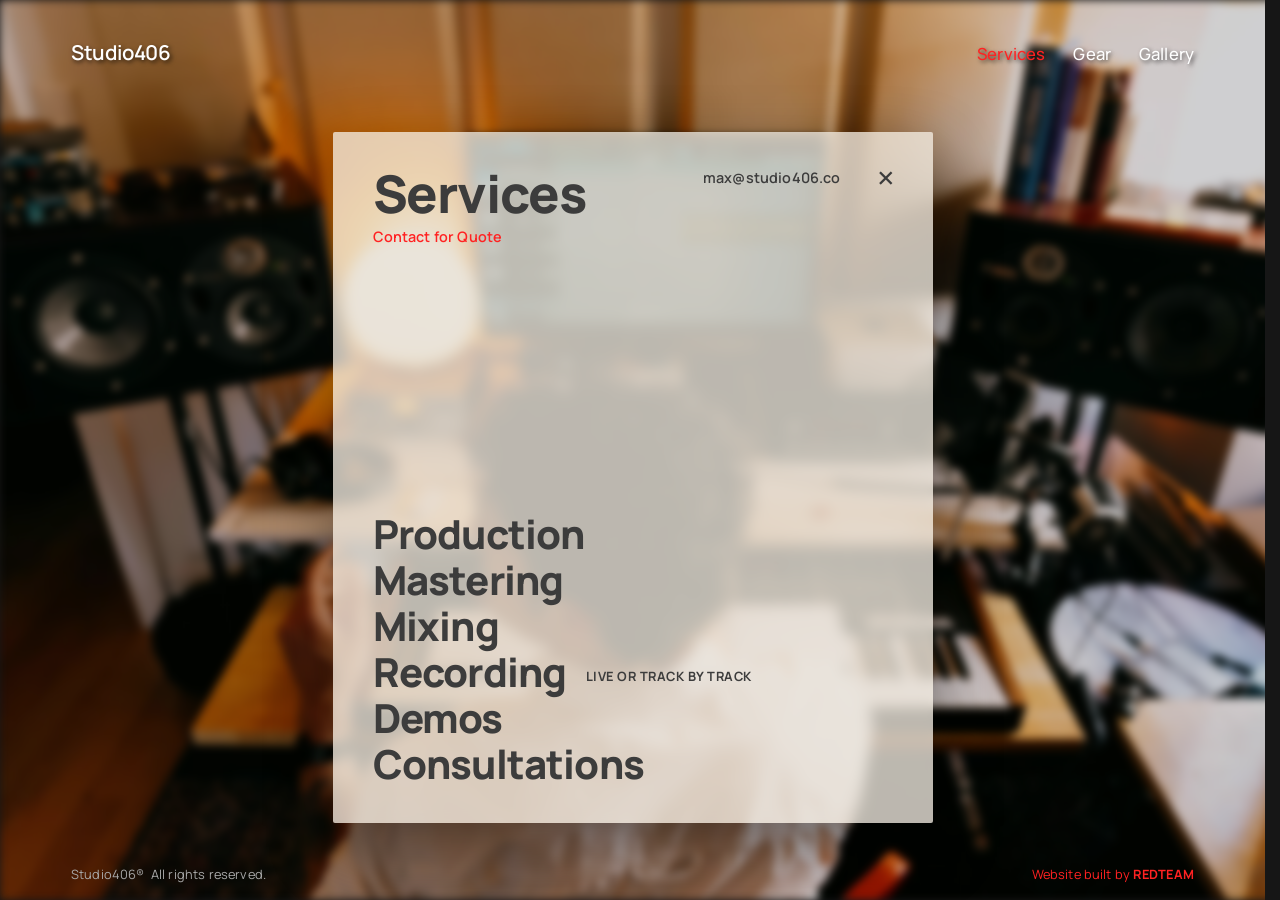
<file: service-menu.html>
<!DOCTYPE html>
<html lang="en">
<head>
  <meta charset="utf-8">
  <meta name="viewport" content="width=device-width, initial-scale=1">
  <title>Services — Studio406</title>
  <meta name="description" content="Studio406 services: production, mastering, mixing, recording, demos, and consultations.">
  <link rel="icon" href="assets/favicon.ico" sizes="any">
  <link rel="preconnect" href="https://fonts.googleapis.com">
  <link rel="preconnect" href="https://fonts.gstatic.com" crossorigin>
  <link href="https://fonts.googleapis.com/css2?family=Manrope:wght@400;500;600;700;800&display=swap" rel="stylesheet">
  <link rel="stylesheet" href="css/styles.css">
</head>
<body class="page">

  <a class="backdrop-close" href="index.html" aria-label="Back to home"></a>

  <header class="site-header">
    <a class="wordmark" href="index.html">Studio406</a>
    <nav class="nav">
      <a href="service-menu.html" aria-current="page">Services</a>
      <a href="gear-list.html">Gear</a>
      <a href="gallery.html">Gallery</a>
    </nav>
  </header>

  <main class="wrap services-wrap">
    <a class="card-close" href="index.html" aria-label="Close">&times;</a>
    <div class="card-head">
      <h1 class="page-title">Services</h1>
      <a class="card-email" href="mailto:max@studio406.co">max@studio406.co</a>
    </div>
    <a class="quote-label" href="mailto:max@studio406.co">Contact for Quote</a>

    <div class="service-list">
      <p class="service-name">Production</p>
      <p class="service-name">Mastering</p>
      <p class="service-name">Mixing</p>
      <p class="service-name">Recording <span class="note">Live or track by track</span></p>
      <p class="service-name">Demos</p>
      <p class="service-name">Consultations</p>
    </div>
  </main>

  <footer class="site-footer">
    <span>Studio406&reg; &nbsp;All rights reserved.</span>
    <span class="credit">Website built by <b>REDTEAM</b></span>
  </footer>

</body>
</html>
</file>
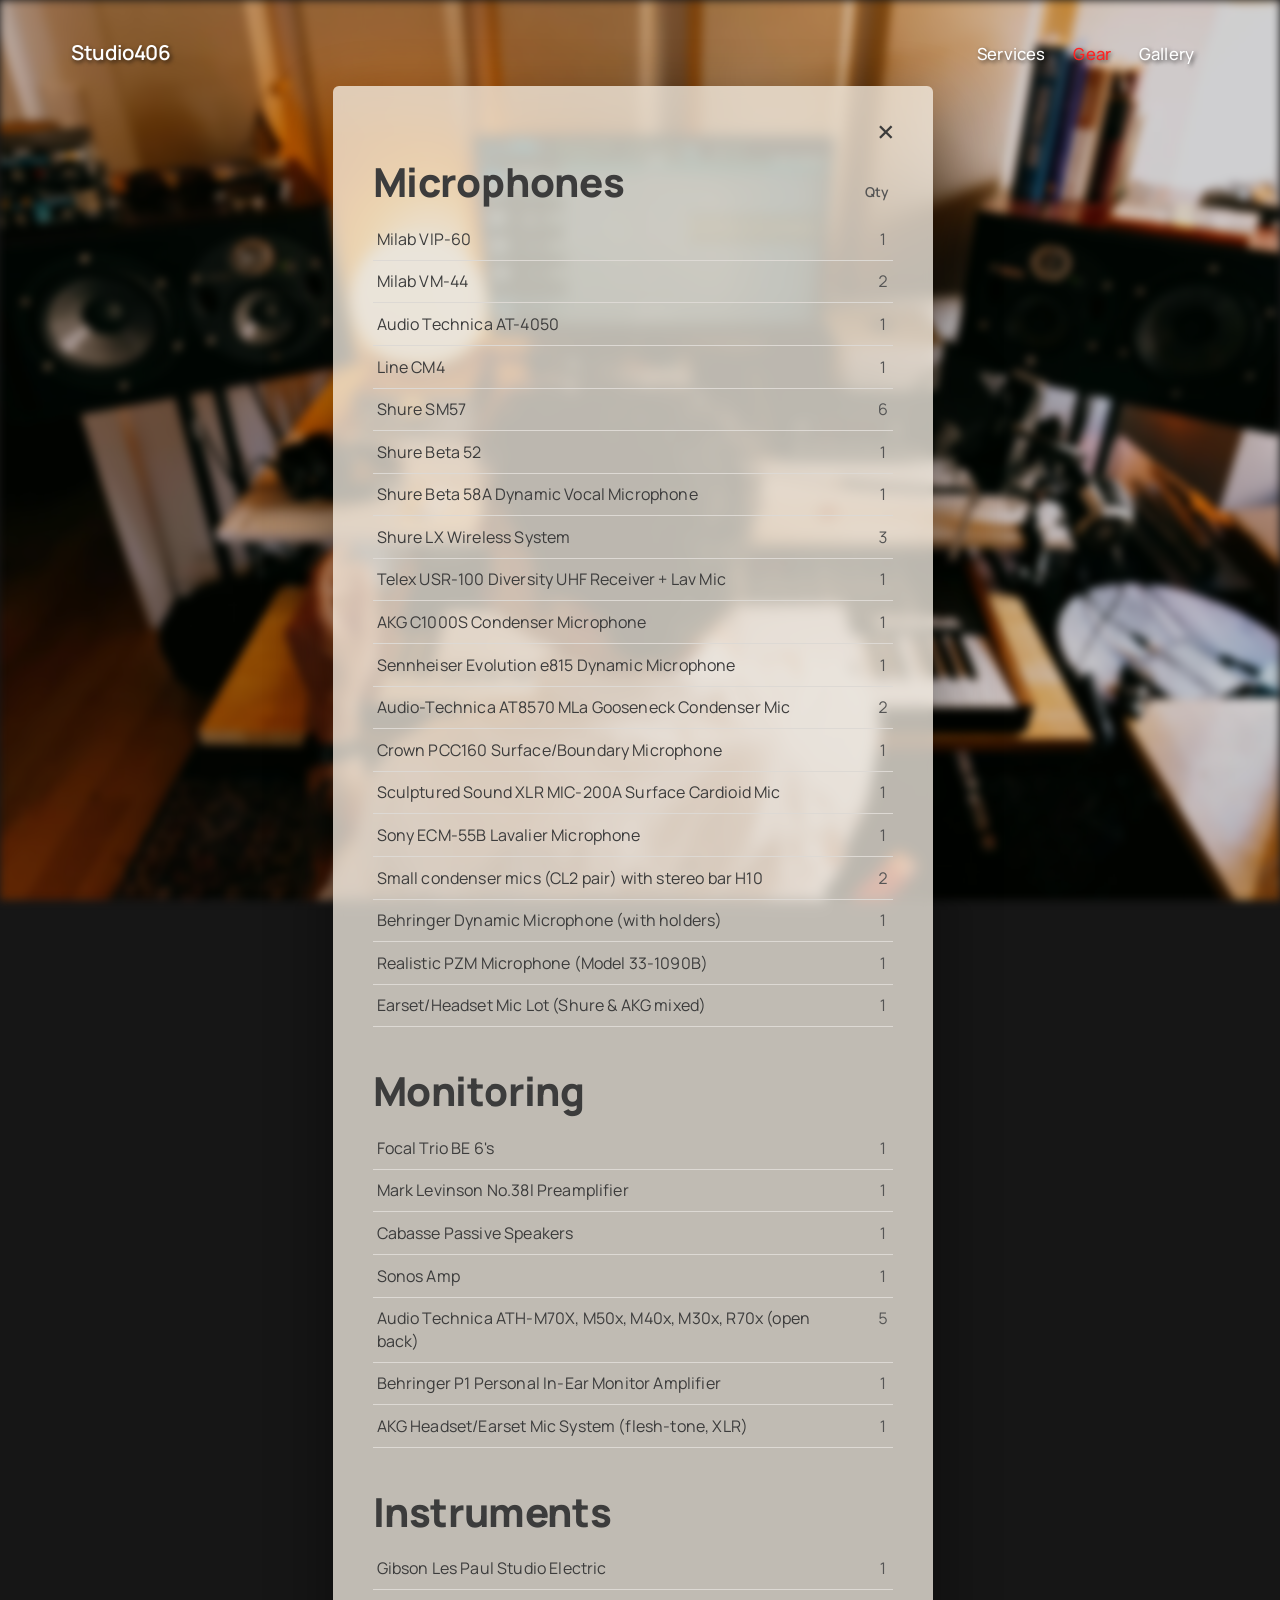
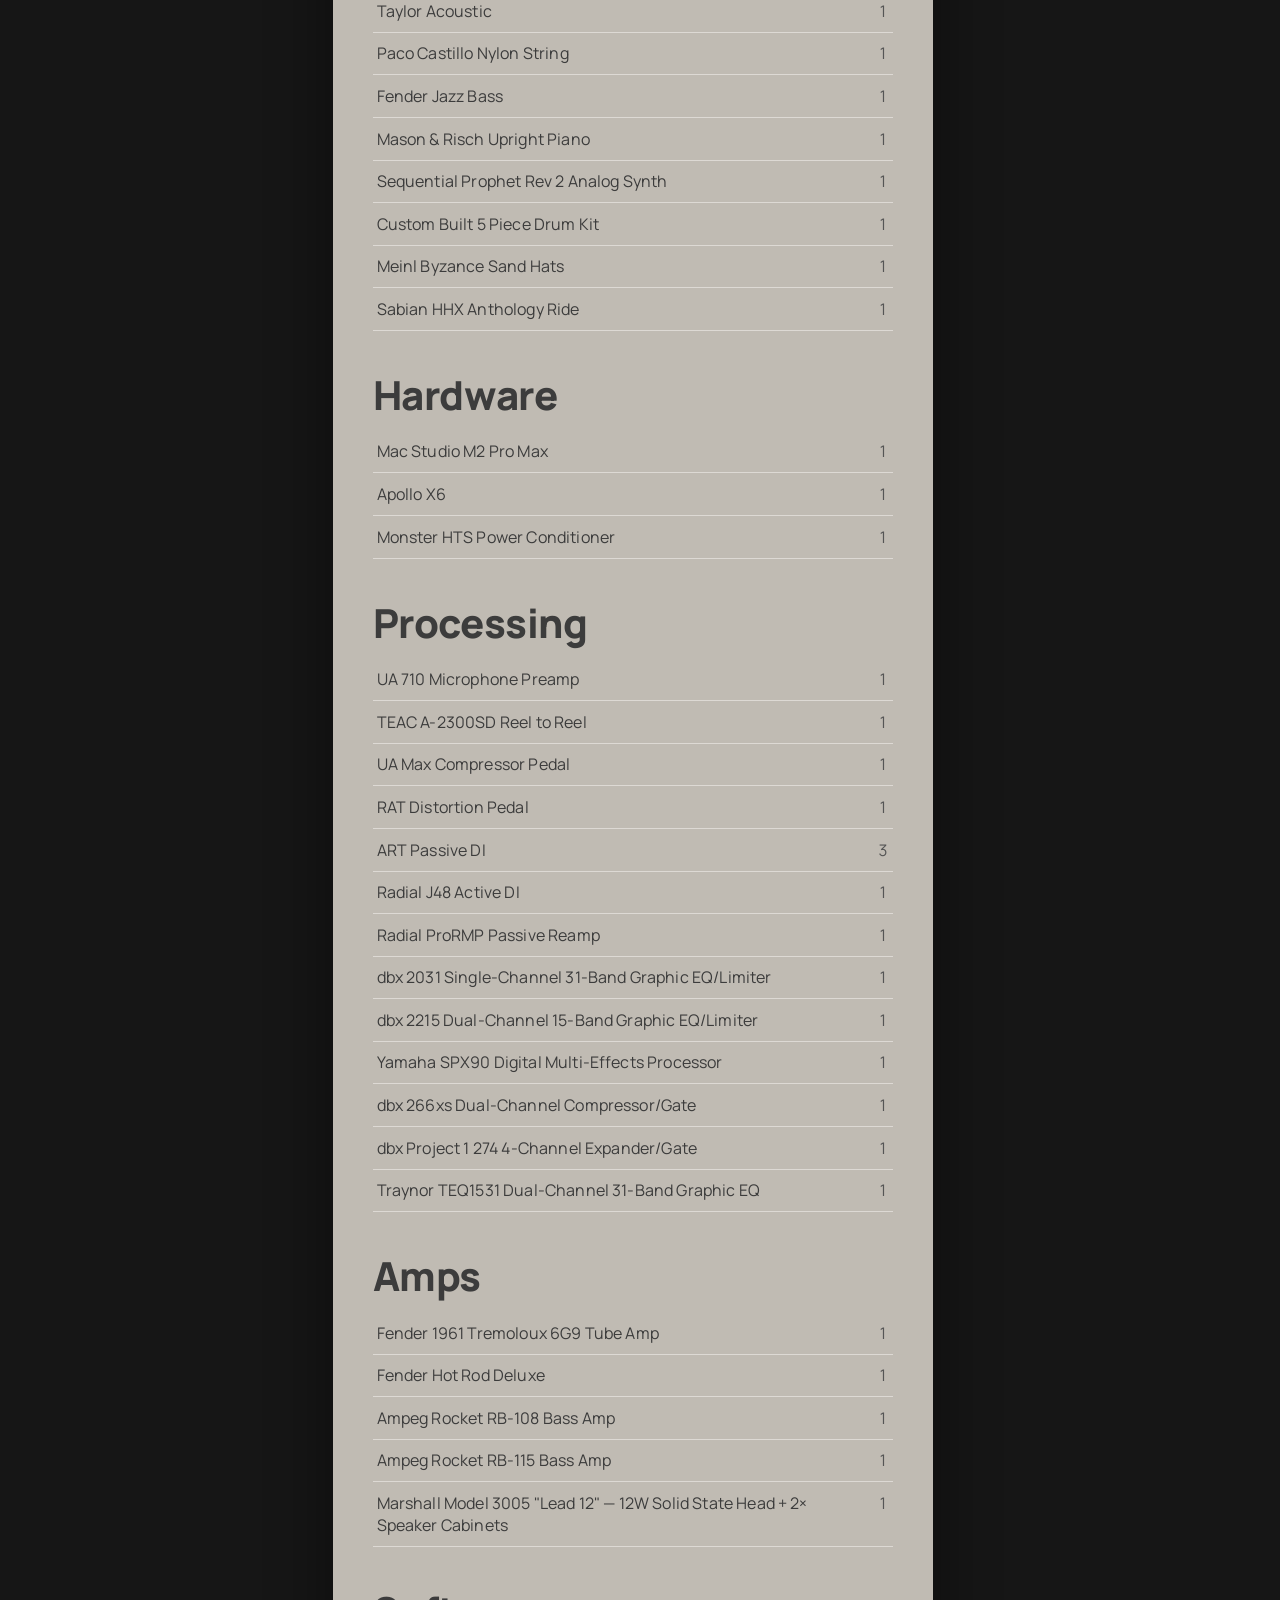
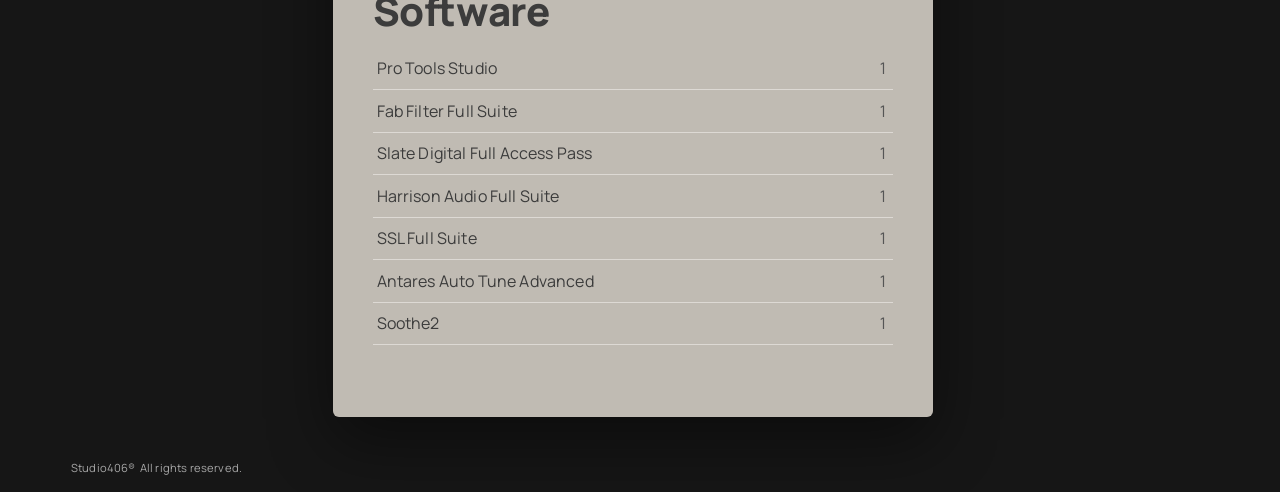
<file: studio/gear-list.html>
<!DOCTYPE html>
<html lang="en">
<head>
  <meta charset="utf-8">
  <meta name="viewport" content="width=device-width, initial-scale=1">
  <title>Gear — Studio406</title>
  <meta name="description" content="Studio406 equipment list: microphones, monitoring, instruments, processing, amps, and software.">
  <link rel="icon" href="../assets/favicon.ico" sizes="any">
  <link rel="preconnect" href="https://fonts.googleapis.com">
  <link rel="preconnect" href="https://fonts.gstatic.com" crossorigin>
  <link href="https://fonts.googleapis.com/css2?family=Manrope:wght@400;500;600;700;800&display=swap" rel="stylesheet">
  <link rel="stylesheet" href="css/styles.css">
</head>
<body class="page">

  <a class="backdrop-close" href="index.html" aria-label="Back to home"></a>

  <header class="site-header">
    <a class="wordmark" href="index.html">Studio406</a>
    <nav class="nav">
      <a href="service-menu.html">Services</a>
      <a href="gear-list.html" aria-current="page">Gear</a>
      <a href="gallery.html">Gallery</a>
    </nav>
  </header>

  <main class="wrap">
    <a class="card-close" href="index.html" aria-label="Close">&times;</a>
    <section class="gear-cat gear-cat--first">
      <div class="gear-cat-head">
        <h2>Microphones</h2>
        <span class="qty-head">Qty</span>
      </div>
      <table class="gear-table"><tbody>
        <tr><td>Milab VIP-60</td><td class="qty">1</td></tr>
        <tr><td>Milab VM-44</td><td class="qty">2</td></tr>
        <tr><td>Audio Technica AT-4050</td><td class="qty">1</td></tr>
        <tr><td>Line CM4</td><td class="qty">1</td></tr>
        <tr><td>Shure SM57</td><td class="qty">6</td></tr>
        <tr><td>Shure Beta 52</td><td class="qty">1</td></tr>
        <tr><td>Shure Beta 58A Dynamic Vocal Microphone</td><td class="qty">1</td></tr>
        <tr><td>Shure LX Wireless System</td><td class="qty">3</td></tr>
        <tr><td>Telex USR-100 Diversity UHF Receiver + Lav Mic</td><td class="qty">1</td></tr>
        <tr><td>AKG C1000S Condenser Microphone</td><td class="qty">1</td></tr>
        <tr><td>Sennheiser Evolution e815 Dynamic Microphone</td><td class="qty">1</td></tr>
        <tr><td>Audio-Technica AT8570 MLa Gooseneck Condenser Mic</td><td class="qty">2</td></tr>
        <tr><td>Crown PCC160 Surface/Boundary Microphone</td><td class="qty">1</td></tr>
        <tr><td>Sculptured Sound XLR MIC-200A Surface Cardioid Mic</td><td class="qty">1</td></tr>
        <tr><td>Sony ECM-55B Lavalier Microphone</td><td class="qty">1</td></tr>
        <tr><td>Small condenser mics (CL2 pair) with stereo bar H10</td><td class="qty">2</td></tr>
        <tr><td>Behringer Dynamic Microphone (with holders)</td><td class="qty">1</td></tr>
        <tr><td>Realistic PZM Microphone (Model 33-1090B)</td><td class="qty">1</td></tr>
        <tr><td>Earset/Headset Mic Lot (Shure &amp; AKG mixed)</td><td class="qty">1</td></tr>
      </tbody></table>
    </section>
    <section class="gear-cat">
      <h2>Monitoring</h2>
      <table class="gear-table"><tbody>
        <tr><td>Focal Trio BE 6&#x27;s</td><td class="qty">1</td></tr>
        <tr><td>Mark Levinson No.38l Preamplifier</td><td class="qty">1</td></tr>
        <tr><td>Cabasse Passive Speakers</td><td class="qty">1</td></tr>
        <tr><td>Sonos Amp</td><td class="qty">1</td></tr>
        <tr><td>Audio Technica ATH-M70X, M50x, M40x, M30x, R70x (open back)</td><td class="qty">5</td></tr>
        <tr><td>Behringer P1 Personal In-Ear Monitor Amplifier</td><td class="qty">1</td></tr>
        <tr><td>AKG Headset/Earset Mic System (flesh-tone, XLR)</td><td class="qty">1</td></tr>
      </tbody></table>
    </section>
    <section class="gear-cat">
      <h2>Instruments</h2>
      <table class="gear-table"><tbody>
        <tr><td>Gibson Les Paul Studio Electric</td><td class="qty">1</td></tr>
        <tr><td>Taylor Acoustic</td><td class="qty">1</td></tr>
        <tr><td>Paco Castillo Nylon String</td><td class="qty">1</td></tr>
        <tr><td>Fender Jazz Bass</td><td class="qty">1</td></tr>
        <tr><td>Mason &amp; Risch Upright Piano</td><td class="qty">1</td></tr>
        <tr><td>Sequential Prophet Rev 2 Analog Synth</td><td class="qty">1</td></tr>
        <tr><td>Custom Built 5 Piece Drum Kit</td><td class="qty">1</td></tr>
        <tr><td>Meinl Byzance Sand Hats</td><td class="qty">1</td></tr>
        <tr><td>Sabian HHX Anthology Ride</td><td class="qty">1</td></tr>
      </tbody></table>
    </section>
    <section class="gear-cat">
      <h2>Hardware</h2>
      <table class="gear-table"><tbody>
        <tr><td>Mac Studio M2 Pro Max</td><td class="qty">1</td></tr>
        <tr><td>Apollo X6</td><td class="qty">1</td></tr>
        <tr><td>Monster HTS Power Conditioner</td><td class="qty">1</td></tr>
      </tbody></table>
    </section>
    <section class="gear-cat">
      <h2>Processing</h2>
      <table class="gear-table"><tbody>
        <tr><td>UA 710 Microphone Preamp</td><td class="qty">1</td></tr>
        <tr><td>TEAC A-2300SD Reel to Reel</td><td class="qty">1</td></tr>
        <tr><td>UA Max Compressor Pedal</td><td class="qty">1</td></tr>
        <tr><td>RAT Distortion Pedal</td><td class="qty">1</td></tr>
        <tr><td>ART Passive DI</td><td class="qty">3</td></tr>
        <tr><td>Radial J48 Active DI</td><td class="qty">1</td></tr>
        <tr><td>Radial ProRMP Passive Reamp</td><td class="qty">1</td></tr>
        <tr><td>dbx 2031 Single-Channel 31-Band Graphic EQ/Limiter</td><td class="qty">1</td></tr>
        <tr><td>dbx 2215 Dual-Channel 15-Band Graphic EQ/Limiter</td><td class="qty">1</td></tr>
        <tr><td>Yamaha SPX90 Digital Multi-Effects Processor</td><td class="qty">1</td></tr>
        <tr><td>dbx 266xs Dual-Channel Compressor/Gate</td><td class="qty">1</td></tr>
        <tr><td>dbx Project 1 274 4-Channel Expander/Gate</td><td class="qty">1</td></tr>
        <tr><td>Traynor TEQ1531 Dual-Channel 31-Band Graphic EQ</td><td class="qty">1</td></tr>
      </tbody></table>
    </section>
    <section class="gear-cat">
      <h2>Amps</h2>
      <table class="gear-table"><tbody>
        <tr><td>Fender 1961 Tremoloux 6G9 Tube Amp</td><td class="qty">1</td></tr>
        <tr><td>Fender Hot Rod Deluxe</td><td class="qty">1</td></tr>
        <tr><td>Ampeg Rocket RB-108 Bass Amp</td><td class="qty">1</td></tr>
        <tr><td>Ampeg Rocket RB-115 Bass Amp</td><td class="qty">1</td></tr>
        <tr><td>Marshall Model 3005 &quot;Lead 12&quot; &mdash; 12W Solid State Head + 2&times; Speaker Cabinets</td><td class="qty">1</td></tr>
      </tbody></table>
    </section>
    <section class="gear-cat">
      <h2>Software</h2>
      <table class="gear-table"><tbody>
        <tr><td>Pro Tools Studio</td><td class="qty">1</td></tr>
        <tr><td>Fab Filter Full Suite</td><td class="qty">1</td></tr>
        <tr><td>Slate Digital Full Access Pass</td><td class="qty">1</td></tr>
        <tr><td>Harrison Audio Full Suite</td><td class="qty">1</td></tr>
        <tr><td>SSL Full Suite</td><td class="qty">1</td></tr>
        <tr><td>Antares Auto Tune Advanced</td><td class="qty">1</td></tr>
        <tr><td>Soothe2</td><td class="qty">1</td></tr>
      </tbody></table>
    </section>
  </main>

  <footer class="site-footer">
    <span>Studio406&reg; &nbsp;All rights reserved.</span>  </footer>

</body>
</html>
</file>
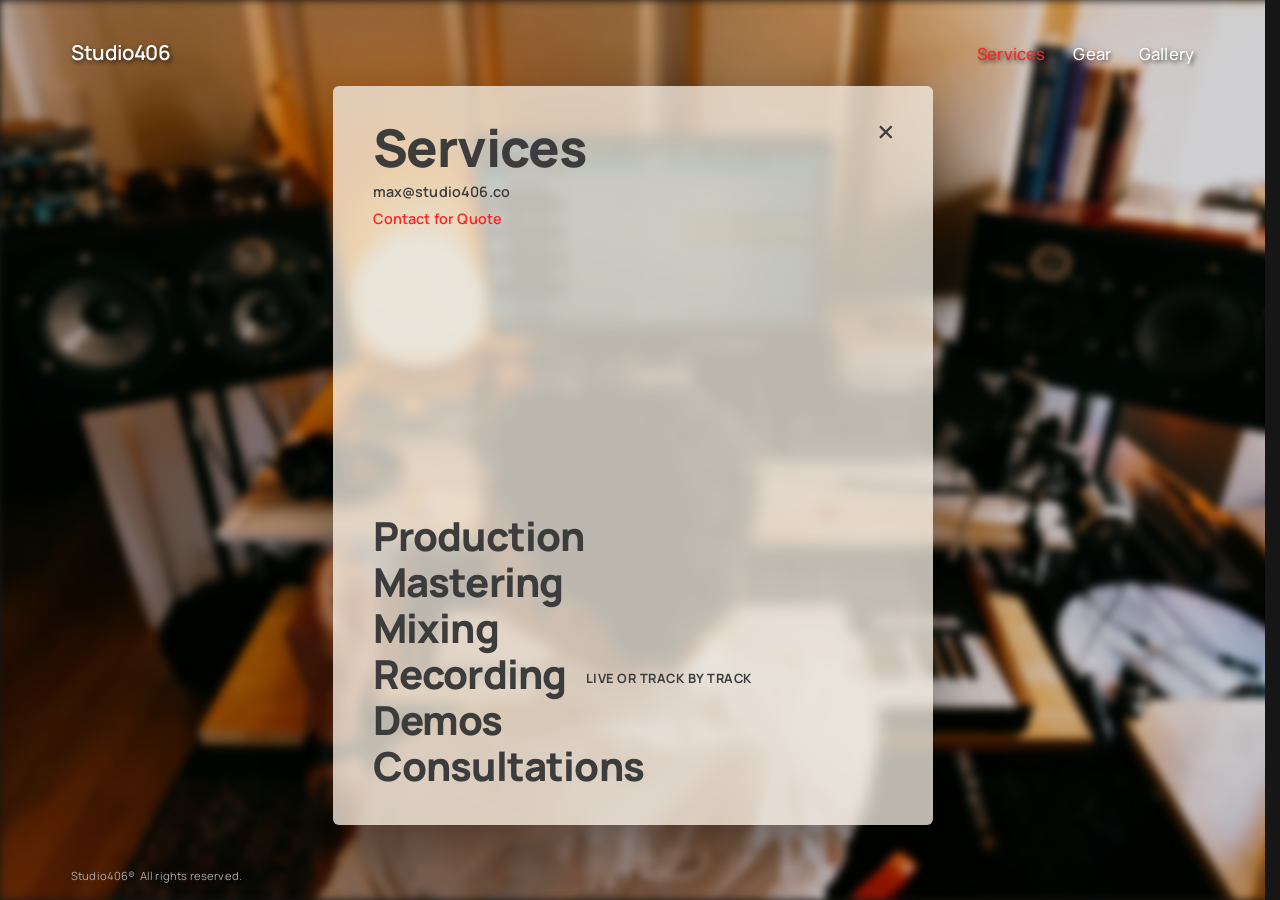
<file: studio/service-menu.html>
<!DOCTYPE html>
<html lang="en">
<head>
  <meta charset="utf-8">
  <meta name="viewport" content="width=device-width, initial-scale=1">
  <title>Services — Studio406</title>
  <meta name="description" content="Studio406 services: production, mastering, mixing, recording, demos, and consultations.">
  <link rel="icon" href="../assets/favicon.ico" sizes="any">
  <link rel="preconnect" href="https://fonts.googleapis.com">
  <link rel="preconnect" href="https://fonts.gstatic.com" crossorigin>
  <link href="https://fonts.googleapis.com/css2?family=Manrope:wght@400;500;600;700;800&display=swap" rel="stylesheet">
  <link rel="stylesheet" href="css/styles.css">
</head>
<body class="page">

  <a class="backdrop-close" href="index.html" aria-label="Back to home"></a>

  <header class="site-header">
    <a class="wordmark" href="index.html">Studio406</a>
    <nav class="nav">
      <a href="service-menu.html" aria-current="page">Services</a>
      <a href="gear-list.html">Gear</a>
      <a href="gallery.html">Gallery</a>
    </nav>
  </header>

  <main class="wrap services-wrap">
    <a class="card-close" href="index.html" aria-label="Close">&times;</a>
    <div class="card-head">
      <h1 class="page-title">Services</h1>
    </div>
    <a class="card-email" href="mailto:max@studio406.co">max@studio406.co</a>
    <a class="quote-label" href="mailto:max@studio406.co">Contact for Quote</a>

    <div class="service-list">
      <p class="service-name">Production</p>
      <p class="service-name">Mastering</p>
      <p class="service-name">Mixing</p>
      <p class="service-name">Recording <span class="note">Live or track by track</span></p>
      <p class="service-name">Demos</p>
      <p class="service-name">Consultations</p>
    </div>
  </main>

  <footer class="site-footer">
    <span>Studio406&reg; &nbsp;All rights reserved.</span>  </footer>

</body>
</html>
</file>
<file: css/site.css>
/* Studio406 — public prototype (v2).
   White ground, hairline rules, one typeface, one accent. No photography:
   the structure is meant to be built on. */

:root {
  --ink: #111;
  --muted: #6b6b6b;
  --line: #e4e4e4;
  --line-strong: #111;
  --accent: #ff2222;
  --font: "Manrope", "Helvetica Neue", Arial, system-ui, sans-serif;
  --shell: 1180px;
  --pad: clamp(1.25rem, 4vw, 3rem);
}

* { box-sizing: border-box; margin: 0; padding: 0; }
html { -webkit-text-size-adjust: 100%; scroll-behavior: smooth; }
body {
  font-family: var(--font);
  background: #fff;
  color: var(--ink);
  line-height: 1.5;
  -webkit-font-smoothing: antialiased;
}
a { color: inherit; text-decoration: none; }

.shell { max-width: var(--shell); margin: 0 auto; padding: 0 var(--pad); }

/* ---- header ---- */
.top {
  position: sticky; top: 0; z-index: 10;
  background: rgba(255,255,255,0.92);
  backdrop-filter: blur(8px);
  border-bottom: 1px solid var(--line);
}
.top-row { display: flex; align-items: center; justify-content: space-between; height: 64px; }
.mark { font-weight: 800; font-size: 1.15rem; letter-spacing: -0.02em; }
.nav { display: flex; gap: clamp(1rem, 3vw, 2.25rem); font-size: 0.92rem; font-weight: 500; }
.nav a { color: var(--muted); transition: color .15s; }
.nav a:hover { color: var(--ink); }

/* ---- hero ---- */
.hero { padding-top: clamp(4rem, 12vh, 8rem); padding-bottom: clamp(3rem, 9vh, 6rem); }
.eyebrow {
  font-size: 0.8rem; font-weight: 600; letter-spacing: 0.12em;
  text-transform: uppercase; color: var(--accent); margin-bottom: 1.25rem;
}
.hero h1 {
  font-size: clamp(2rem, 3.4vw, 2.75rem); font-weight: 800;
  line-height: 1.02; letter-spacing: -0.035em;
}
.lede { margin-top: 1.5rem; font-size: clamp(1rem, 1.6vw, 1.2rem); color: var(--muted); }
/* hero: copy on top, wide photo underneath — the shot is a landscape, so it gets the full width */
.hero-photo { margin-top: clamp(2.5rem, 6vh, 4rem); }
.hero-photo img { display: block; width: 100%; height: auto; aspect-ratio: 16 / 9; object-fit: cover; object-position: 50% 62%; }

/* photos: square, flush, separated by hairline gaps — no lightbox, no captions */
.gear-photos {
  display: grid; grid-template-columns: repeat(3, 1fr); gap: 6px;
  margin-bottom: clamp(2.5rem, 6vh, 4rem);
}
.gear-photos img { display: block; width: 100%; height: auto; aspect-ratio: 1; object-fit: cover; background: #f2f2f2; }

/* ---- section blocks ---- */
.block { padding-top: clamp(3rem, 8vh, 5rem); padding-bottom: clamp(2rem, 5vh, 3rem); }
.block-head {
  display: flex; align-items: baseline; gap: 1.25rem;
  border-top: 1px solid var(--line-strong);
  padding-top: 1rem; margin-bottom: clamp(1.75rem, 4vh, 2.75rem);
}
.num { font-size: 0.8rem; font-weight: 600; color: var(--muted); font-variant-numeric: tabular-nums; }
.block-head h2 { font-size: clamp(1.5rem, 3vw, 2rem); font-weight: 700; letter-spacing: -0.02em; }

/* ---- releases ---- */
.releases {
  list-style: none; display: grid; gap: clamp(1.25rem, 3vw, 2rem);
  grid-template-columns: repeat(auto-fill, minmax(200px, 1fr));
}
.releases li { display: flex; }   /* cards in a row share a height... */
.release { display: flex; flex-direction: column; flex: 1; }
.release img {
  display: block; width: 100%; height: auto; aspect-ratio: 1; object-fit: cover;
  background: #f2f2f2; margin-bottom: 0.85rem; transition: opacity .2s;
}
.r-title { font-weight: 700; font-size: 1.05rem; letter-spacing: -0.01em; line-height: 1.25; }
.r-artist { font-size: 0.9rem; color: var(--muted); min-height: 1.35em; margin-bottom: 0.6rem; }
/* optional tag under the artist, e.g. "Cover · The Microphones" */
.r-tag {
  margin: -0.35rem 0 0.6rem; font-size: 0.7rem; font-weight: 600;
  letter-spacing: 0.08em; text-transform: uppercase; color: var(--accent);
}
.r-listen {
  margin-top: auto;   /* ...so Listen sits on one line even when a title wraps */
  padding-top: 0.6rem; border-top: 1px solid var(--line);
  font-size: 0.8rem; font-weight: 600; letter-spacing: 0.06em; text-transform: uppercase;
}
.release:hover img { opacity: 0.85; }
.release:hover .r-listen { color: var(--accent); }

/* ---- services ---- */
.services { list-style: none; display: grid; grid-template-columns: repeat(2, 1fr); column-gap: var(--pad); }
.services li {
  font-size: clamp(1.4rem, 3.2vw, 2.25rem); font-weight: 700; letter-spacing: -0.02em;
  padding: 0.85rem 0; border-bottom: 1px solid var(--line);
}
.services .note {
  display: inline-block; margin-left: 0.6rem; vertical-align: middle;
  font-size: 0.72rem; font-weight: 600; letter-spacing: 0.08em; text-transform: uppercase; color: var(--muted);
}

/* ---- gear ---- */
.gear-grid {
  display: grid; grid-template-columns: repeat(2, 1fr);
  gap: clamp(2rem, 5vh, 3.5rem) var(--pad); align-items: start;
}
.cat-stack { display: grid; gap: clamp(2rem, 5vh, 3.5rem); }
.cat h3 { font-size: 1.05rem; font-weight: 700; margin-bottom: 0.5rem; }
.cat table { width: 100%; border-collapse: collapse; font-size: 0.92rem; }
.cat th {
  text-align: left; font-size: 0.72rem; font-weight: 600; letter-spacing: 0.08em;
  text-transform: uppercase; color: var(--muted);
  padding: 0.5rem 0; border-bottom: 1px solid var(--line-strong);
}
.cat td { padding: 0.55rem 0; border-bottom: 1px solid var(--line); vertical-align: top; }
.cat th:last-child, .cat td:last-child {
  text-align: right; width: 3rem; padding-left: 1rem; font-variant-numeric: tabular-nums;
}
.cat td:last-child { color: var(--muted); }

/* ---- contact ---- */
.contact { display: flex; flex-wrap: wrap; align-items: baseline; justify-content: space-between; gap: 1rem; }
.contact p { font-size: 1.1rem; color: var(--muted); }
.cta {
  font-size: clamp(1.5rem, 4vw, 2.75rem); font-weight: 800; letter-spacing: -0.02em;
  border-bottom: 2px solid var(--accent); padding-bottom: 0.15rem;
}
.cta:hover { color: var(--accent); }

/* ---- footer ---- */
.foot { margin-top: clamp(3rem, 8vh, 5rem); border-top: 1px solid var(--line); }
.foot-row { display: flex; justify-content: space-between; padding-top: 1.25rem; padding-bottom: 1.5rem; font-size: 0.8rem; color: var(--muted); }

/* ---- small screens ---- */
@media (max-width: 760px) {
  .services, .gear-grid { grid-template-columns: 1fr; }
  .hero-photo img { aspect-ratio: 4 / 3; }
  /* desktop spacing stacks into big empty bands on a phone — tighten it */
  .hero { padding-top: 2.25rem; padding-bottom: 0.5rem; }
  .hero-photo { margin-top: 1.75rem; }
  .block { padding-top: 2.5rem; padding-bottom: 1rem; }
  .block-head { margin-bottom: 1.25rem; }
  .foot { margin-top: 2.5rem; }
  .gear-photos { grid-template-columns: repeat(2, 1fr); }
  .releases { grid-template-columns: repeat(2, 1fr); gap: 1rem; }
  .nav { gap: 1rem; }
}

@media (max-width: 480px) {
  .nav { gap: 0.8rem; font-size: 0.82rem; }
  .mark { font-size: 1.05rem; }
}

:focus-visible { outline: 2px solid var(--accent); outline-offset: 3px; }
</file>
<file: css/styles.css>
/* ============================================================
   Studio406 — site styles
   Rebuilt from the original Cargo site. Faithful to the
   original look: near-black ground, white type with a soft
   drop-shadow, a single red accent. No external dependencies.
   ============================================================ */

:root {
  --bg:            #161616;
  --bg-elevated:   #1f1f1f;
  --line:          #2e2e2e;
  --text:          #ffffff;
  --text-dim:      #a8a8a8;
  --accent:        #ff2222;          /* the REDTEAM red */
  --shadow:        0.1rem 0.1rem 0.25rem rgba(0, 0, 0, 0.65);
  --maxw:          1200px;
  --gap:           clamp(1rem, 3vw, 2.5rem);

  /* Diatype (the original face) is licensed; Manrope is a free,
     license-free stand-in with a similar rounded-grotesque feel. */
  --font: "Manrope", "Helvetica Neue", Arial, system-ui, sans-serif;

  --ink: #3c3c3c;          /* card text color — dark gray, not black */
  --card-bg: rgba(241, 235, 224, 0.78);   /* warm cream, lets the photo bleed through */
}

* { box-sizing: border-box; margin: 0; padding: 0; }

/* Always reserve the scrollbar's width, even on short pages — otherwise a
   page that's short enough to not need scrolling (Services) renders a few
   pixels wider than one that does (Gear), which visibly shifts the header
   and re-crops the fixed background photo between pages. */
html { -webkit-text-size-adjust: 100%; overflow-y: scroll; scrollbar-gutter: stable; }

body {
  font-family: var(--font);
  background: var(--bg);
  color: var(--text);
  line-height: 1.4;
  font-weight: 400;
  letter-spacing: 0.01em;
  min-height: 100vh;
  display: flex;
  flex-direction: column;
}

/* Site-wide background photo (used on every page, same as the original).
   --scrim controls how much it's dimmed for legibility; tune per page. */
:root { --scrim: 0.55; }
body::before {
  content: "";
  position: fixed;
  inset: 0;
  z-index: -1;
  background:
    linear-gradient(rgba(0,0,0,var(--scrim)), rgba(0,0,0,var(--scrim))),
    url("../images/home-background.jpg") center / cover no-repeat fixed;
}
body.home { --scrim: 0.1; }   /* let the photo breathe on the landing page */

/* Inner pages: the photo sits blurred (but still bright/visible) behind a
   translucent content card — the original leans on blur, not a dark scrim,
   to keep the card legible. */
body.page { --scrim: 0.12; }
body.page::before { filter: blur(4px); }

a { color: inherit; text-decoration: none; }
a:hover { opacity: 0.7; }

/* ---------- shared page shell ---------- */

.wrap {
  width: 100%;
  max-width: var(--maxw);
  margin: 0 auto;
  padding: var(--gap);
  flex: 1 0 auto;
}

.site-header {
  display: flex;
  align-items: baseline;
  justify-content: space-between;
  flex-wrap: wrap;
  gap: 1rem 2rem;
  padding: var(--gap);
  max-width: var(--maxw);
  margin: 0 auto;
  width: 100%;
}

.wordmark {
  font-size: clamp(1.1rem, 1.6vw, 1.35rem);
  font-weight: 600;
  letter-spacing: -0.01em;
  text-shadow: var(--shadow);
}

.nav {
  display: flex;
  gap: clamp(1rem, 2.4vw, 1.75rem);
  font-size: clamp(0.9rem, 1.3vw, 1.05rem);
  font-weight: 500;
}
.nav a { text-shadow: var(--shadow); }
.nav a[aria-current="page"] { color: var(--accent); }

/* ---------- footer ---------- */

.site-footer {
  flex-shrink: 0;
  display: flex;
  align-items: center;
  justify-content: space-between;
  flex-wrap: wrap;
  gap: 0.5rem 1rem;
  padding: 1rem var(--gap);
  max-width: var(--maxw);
  margin: 0 auto;
  width: 100%;
  font-size: 0.8rem;
  color: var(--text-dim);
}
.site-footer .credit { color: var(--accent); }
.site-footer .credit b { font-weight: 700; letter-spacing: 0.02em; }

/* ============================================================
   HOME — wordmark over the site-wide background photo
   ============================================================ */

.home .hero {
  flex: 1 0 auto;
}

/* Content pages: a translucent card over the blurred photo, like the
   original — the photo bleeds softly through the card. */
.wrap {
  position: relative;
  z-index: 1;
  background: var(--card-bg);
  backdrop-filter: blur(6px);
  color: var(--ink);
  border-radius: 2px;
  padding: clamp(1.5rem, 3vw, 2.25rem) clamp(1.5rem, 3.5vw, 2.5rem);
  margin: clamp(1rem, 3vh, 2.5rem) auto;
  box-shadow: 0 1.5rem 4rem rgba(0, 0, 0, 0.45);
}
.wrap.gallery-wrap { max-width: 1400px; }
.wrap:not(.gallery-wrap) { max-width: 600px; }

.site-header, .site-footer { position: relative; z-index: 1; }

/* Clicking the dimmed backdrop outside the card returns to the home page,
   like the original; an explicit close X (below) does the same thing. */
.backdrop-close {
  position: fixed;
  inset: 0;
  z-index: 0;
}

.card-head {
  display: flex;
  align-items: flex-start;
  justify-content: space-between;
  gap: 1rem;
  padding-right: 3.25rem;  /* clear the absolute-positioned close X */
}
.card-email {
  font-size: 0.9rem;
  font-weight: 600;
  white-space: nowrap;
}
.card-close {
  position: absolute;
  top: clamp(0.75rem, 2vw, 1.5rem);
  right: clamp(0.75rem, 2vw, 1.5rem);
  width: 2.75rem;
  height: 2.75rem;
  display: flex;
  align-items: center;
  justify-content: center;
  font-size: 2.25rem;
  font-weight: 400;
  line-height: 1;
  color: var(--ink);
}

/* ============================================================
   SERVICES
   ============================================================ */

.page-title {
  font-size: clamp(2rem, 9vw, 3.25rem);
  font-weight: 800;
  letter-spacing: -0.02em;
  line-height: 1;
}

.quote-label {
  display: block;
  color: var(--accent);
  font-weight: 600;
  font-size: 0.9rem;
  margin: 0.4rem 0 0;
}

/* The Services card is tall, with the service list pinned to the bottom
   and the gap below "Contact for Quote" filling the rest — like the
   original's deliberately tall, mostly-empty card. */
.services-wrap {
  display: flex;
  flex-direction: column;
  min-height: clamp(480px, 68vh, 720px);
}

.service-list {
  display: flex;
  flex-direction: column;
  margin-top: auto;
}
.service-name {
  font-size: clamp(1.6rem, 7vw, 2.5rem);
  font-weight: 800;
  letter-spacing: -0.02em;
  line-height: 1.15;
}
.service-name .note {
  font-size: 0.8rem;
  font-weight: 700;
  letter-spacing: 0.04em;
  text-transform: uppercase;
  margin-left: 0.75rem;
  vertical-align: middle;
}

/* ============================================================
   GEAR LIST
   ============================================================ */

.gear-head {
  display: flex;
  justify-content: space-between;
  font-weight: 600;
  font-size: 0.85rem;
  padding-bottom: 0.6rem;
  padding-right: 3.25rem;  /* clear the absolute-positioned close X */
  margin-bottom: 1rem;
  border-bottom: 1px solid #c8c6c2;
}

.gear-cat { margin-bottom: 2.25rem; }
.gear-cat h2 {
  font-size: clamp(1.6rem, 4vw, 2.5rem);
  font-weight: 800;
  letter-spacing: -0.01em;
  margin-bottom: 0.5rem;
}
.gear-table { width: 100%; border-collapse: collapse; }
.gear-table tr { border-bottom: 1px solid #ddd9d4; }
.gear-table td { padding: 0.6rem 0.25rem; vertical-align: top; }
.gear-table td.qty {
  width: 3rem;
  text-align: right;
  color: #555;
  font-variant-numeric: tabular-nums;
}

/* ============================================================
   GALLERY — grid + lightbox
   ============================================================ */

.gallery-grid {
  display: grid;
  grid-template-columns: repeat(3, 1fr);
  gap: 0.5rem;
  margin-top: 1.5rem;
}
.gallery-divider {
  grid-column: 1 / -1;
  font-size: clamp(1.8rem, 4vw, 2.75rem);
  font-weight: 800;
  letter-spacing: -0.01em;
  margin: 1rem 0 0.25rem;
}
.gallery-grid figure {
  margin: 0;
  background: #ddd9d4;
  cursor: zoom-in;
  overflow: hidden;
  aspect-ratio: 4 / 3;
}
.gallery-grid img {
  width: 100%;
  height: 100%;
  object-fit: cover;
  display: block;
  opacity: 0;
  transition: transform 0.4s ease, opacity 0.5s ease;
}
.gallery-grid img.loaded { opacity: 1; }
.gallery-grid figure:hover img { transform: scale(1.04); }

/* lightbox */
.lightbox {
  position: fixed;
  inset: 0;
  background: rgba(0, 0, 0, 0.94);
  display: none;
  align-items: center;
  justify-content: center;
  z-index: 100;
  cursor: zoom-out;
  padding: 2rem;
}
.lightbox.open { display: flex; }
.lightbox img { max-width: 95vw; max-height: 92vh; object-fit: contain; }
.lightbox .close {
  position: absolute;
  top: 0.5rem; right: 1rem;
  width: 2.75rem;
  height: 2.75rem;
  display: flex;
  align-items: center;
  justify-content: center;
  font-size: 2.5rem;
  color: #fff;
  line-height: 1;
  cursor: pointer;
}

/* ============================================================
   Responsive + accessibility
   ============================================================ */

@media (max-width: 600px) {
  .site-header { flex-direction: column; align-items: flex-start; }
  .gallery-grid { grid-template-columns: 1fr; }
}

@media (max-width: 480px) {
  .card-head { flex-direction: column; gap: 0.5rem; }
}

:focus-visible { outline: 2px solid var(--accent); outline-offset: 3px; }

@media (prefers-reduced-motion: reduce) {
  * { transition: none !important; animation: none !important; }
  .home .backdrop video { display: none; }
}
</file>
<file: studio/css/styles.css>
/* ============================================================
   Studio406 — site styles
   Rebuilt from the original Cargo site. Faithful to the
   original look: near-black ground, white type with a soft
   drop-shadow, a single red accent. No external dependencies.
   ============================================================ */

:root {
  --bg:            #161616;
  --bg-elevated:   #1f1f1f;
  --line:          #2e2e2e;
  --text:          #ffffff;
  --text-dim:      #a8a8a8;
  --accent:        #ff2222;          /* the REDTEAM red */
  --shadow:        0.1rem 0.1rem 0.25rem rgba(0, 0, 0, 0.65);
  --maxw:          1200px;
  --gap:           clamp(1rem, 3vw, 2.5rem);

  /* Diatype (the original face) is licensed; Manrope is a free,
     license-free stand-in with a similar rounded-grotesque feel. */
  --font: "Manrope", "Helvetica Neue", Arial, system-ui, sans-serif;

  --ink: #3c3c3c;          /* card text color — dark gray, not black */
  --card-bg: rgba(241, 235, 224, 0.78);   /* warm cream, lets the photo bleed through */
}

* { box-sizing: border-box; margin: 0; padding: 0; }

/* Always reserve the scrollbar's width, even on short pages — otherwise a
   page that's short enough to not need scrolling (Services) renders a few
   pixels wider than one that does (Gear), which visibly shifts the header
   and re-crops the fixed background photo between pages. */
html { -webkit-text-size-adjust: 100%; overflow-y: scroll; scrollbar-gutter: stable; }

body {
  font-family: var(--font);
  background: var(--bg);
  color: var(--text);
  line-height: 1.4;
  font-weight: 400;
  letter-spacing: 0.01em;
  min-height: 100vh;
  display: flex;
  flex-direction: column;
}

/* Site-wide background photo (used on every page, same as the original).
   --scrim controls how much it's dimmed for legibility; tune per page. */
:root { --scrim: 0.55; }
body::before {
  content: "";
  position: fixed;
  top: 0;
  left: 0;
  width: 100%;
  height: 100vh;   /* fallback for older browsers */
  height: 100lvh;  /* large-viewport height: stays constant as the mobile URL
                      bar shows/hides, so "cover" no longer rescales the photo
                      between pages. (background-attachment: fixed, removed
                      below, was recomputing against the changing viewport.) */
  z-index: -1;
  background:
    linear-gradient(rgba(0,0,0,var(--scrim)), rgba(0,0,0,var(--scrim))),
    url("../images/home-background.jpg") center / cover no-repeat;
}
body.home { --scrim: 0.1; }   /* let the photo breathe on the landing page */

/* Inner pages: the photo sits blurred (but still bright/visible) behind a
   translucent content card — the original leans on blur, not a dark scrim,
   to keep the card legible. */
body.page { --scrim: 0.12; }
body.page::before { filter: blur(4px); }

a { color: inherit; text-decoration: none; }
a:hover { opacity: 0.7; }

/* ---------- shared page shell ---------- */

.wrap {
  width: calc(100% - 2 * var(--gap));
  max-width: var(--maxw);
  margin: 0 auto;
  padding: var(--gap);
  flex: 1 0 auto;
}

.site-header {
  display: flex;
  align-items: baseline;
  justify-content: space-between;
  flex-wrap: wrap;
  gap: 1rem 2rem;
  padding: var(--gap) var(--gap) calc(var(--gap) * 0.5);
  max-width: var(--maxw);
  margin: 0 auto;
  width: 100%;
}

.wordmark {
  font-size: clamp(1.1rem, 1.6vw, 1.35rem);
  font-weight: 600;
  letter-spacing: -0.01em;
  text-shadow: var(--shadow);
}

.nav {
  display: flex;
  gap: clamp(1rem, 2.4vw, 1.75rem);
  font-size: clamp(0.9rem, 1.3vw, 1.05rem);
  font-weight: 500;
}
.nav a { text-shadow: var(--shadow); }
.nav a[aria-current="page"] { color: var(--accent); }

/* ---------- footer ---------- */

.site-footer {
  flex-shrink: 0;
  display: flex;
  align-items: center;
  justify-content: space-between;
  flex-wrap: nowrap;
  gap: 0.5rem 1rem;
  padding: 1rem var(--gap);
  max-width: var(--maxw);
  margin: 0 auto;
  width: 100%;
  font-size: clamp(0.6rem, 1.4vw, 0.7rem);
  color: var(--text-dim);
}
/* ============================================================
   HOME — wordmark over the site-wide background photo
   ============================================================ */

.home .hero {
  flex: 1 0 auto;
}

/* Content pages: a translucent card over the blurred photo, like the
   original — the photo bleeds softly through the card. */
.wrap {
  position: relative;
  z-index: 1;
  background: var(--card-bg);
  backdrop-filter: blur(6px);
  color: var(--ink);
  border-radius: 6px;
  padding: clamp(1.5rem, 3vw, 2.25rem) clamp(1.5rem, 3.5vw, 2.5rem);
  margin: 0 auto clamp(1rem, 3vh, 2.5rem);
  box-shadow: 0 1.5rem 4rem rgba(0, 0, 0, 0.45);
}
.wrap.gallery-wrap { max-width: 1400px; }
.wrap:not(.gallery-wrap) { max-width: 600px; }

.site-header, .site-footer { position: relative; z-index: 1; }

/* Clicking the dimmed backdrop outside the card returns to the home page,
   like the original; an explicit close X (below) does the same thing. */
.backdrop-close {
  position: fixed;
  inset: 0;
  z-index: 0;
}

.card-head {
  display: flex;
  align-items: flex-start;
  justify-content: space-between;
  gap: 1rem;
  padding-right: 3.25rem;  /* clear the absolute-positioned close X */
}
.card-email {
  display: block;
  margin-top: 0.5rem;
  font-size: 0.9rem;
  font-weight: 600;
  white-space: nowrap;
}
.card-close {
  position: absolute;
  top: clamp(0.75rem, 2vw, 1.5rem);
  right: clamp(0.75rem, 2vw, 1.5rem);
  width: 2.75rem;
  height: 2.75rem;
  display: flex;
  align-items: center;
  justify-content: center;
  font-size: 2.25rem;
  font-weight: 400;
  line-height: 1;
  color: var(--ink);
}

/* ============================================================
   SERVICES
   ============================================================ */

.page-title {
  font-size: clamp(2rem, 9vw, 3.25rem);
  font-weight: 800;
  letter-spacing: -0.02em;
  line-height: 1;
}

.quote-label {
  display: block;
  color: var(--accent);
  font-weight: 600;
  font-size: 0.9rem;
  margin: 0.4rem 0 0;
}

/* The Services card is tall, with the service list pinned to the bottom
   and the gap below "Contact for Quote" filling the rest — like the
   original's deliberately tall, mostly-empty card. */
.services-wrap {
  display: flex;
  flex-direction: column;
  min-height: clamp(560px, 78vh, 820px);
}

.service-list {
  display: flex;
  flex-direction: column;
  margin-top: auto;
}
.service-name {
  font-size: clamp(1.6rem, 7vw, 2.5rem);
  font-weight: 800;
  letter-spacing: -0.02em;
  line-height: 1.15;
}
.service-name .note {
  font-size: 0.8rem;
  font-weight: 700;
  letter-spacing: 0.04em;
  text-transform: uppercase;
  margin-left: 0.75rem;
  vertical-align: middle;
}

/* ============================================================
   GEAR LIST
   ============================================================ */

/* The first category clears the close X; "Qty" rides on the Microphones line,
   right-aligned directly over the quantity column. */
.gear-cat--first { margin-top: 2rem; }
.gear-cat-head {
  display: flex;
  align-items: baseline;
  justify-content: space-between;
  gap: 1rem;
}
.qty-head {
  font-weight: 600;
  font-size: 0.85rem;
  color: #555;
  padding-right: 0.25rem;  /* match the qty cells' right padding */
}

.gear-cat { margin-bottom: 2.25rem; }
.gear-cat h2 {
  font-size: clamp(1.6rem, 4vw, 2.5rem);
  font-weight: 800;
  letter-spacing: -0.01em;
  margin-bottom: 0.5rem;
}
.gear-table { width: 100%; border-collapse: collapse; }
.gear-table tr { border-bottom: 1px solid #ddd9d4; }
.gear-table td { padding: 0.6rem 0.25rem; vertical-align: top; }
.gear-table td.qty {
  width: 3rem;
  text-align: right;
  color: #555;
  font-variant-numeric: tabular-nums;
}

/* ============================================================
   GALLERY — grid + lightbox
   ============================================================ */

.gallery-grid {
  display: grid;
  grid-template-columns: repeat(3, 1fr);
  gap: 0.5rem;
  margin-top: 1.5rem;
}
.gallery-divider {
  grid-column: 1 / -1;
  font-size: clamp(1.8rem, 4vw, 2.75rem);
  font-weight: 800;
  letter-spacing: -0.01em;
  margin: 1rem 0 0.25rem;
}
.gallery-grid figure {
  margin: 0;
  background: #ddd9d4;
  cursor: zoom-in;
  overflow: hidden;
  aspect-ratio: 4 / 3;
}
.gallery-grid img {
  width: 100%;
  height: 100%;
  object-fit: cover;
  display: block;
  opacity: 0;
  transition: transform 0.4s ease, opacity 0.5s ease;
}
.gallery-grid img.loaded { opacity: 1; }
.gallery-grid figure:hover img { transform: scale(1.04); }

/* lightbox */
.lightbox {
  position: fixed;
  inset: 0;
  background: rgba(0, 0, 0, 0.94);
  display: none;
  align-items: center;
  justify-content: center;
  z-index: 100;
  cursor: zoom-out;
  padding: 2rem;
}
.lightbox.open { display: flex; }
.lightbox img { max-width: 95vw; max-height: 92vh; object-fit: contain; }
.lightbox .close {
  position: absolute;
  top: 0.5rem; right: 1rem;
  width: 2.75rem;
  height: 2.75rem;
  display: flex;
  align-items: center;
  justify-content: center;
  font-size: 2.5rem;
  color: #fff;
  line-height: 1;
  cursor: pointer;
}

/* ============================================================
   Responsive + accessibility
   ============================================================ */

@media (max-width: 600px) {
  .site-header { flex-direction: column; align-items: flex-start; }
  .gallery-grid { grid-template-columns: 1fr; }
}

@media (max-width: 480px) {
  .card-head { flex-direction: column; gap: 0.5rem; }
}

:focus-visible { outline: 2px solid var(--accent); outline-offset: 3px; }

@media (prefers-reduced-motion: reduce) {
  * { transition: none !important; animation: none !important; }
  .home .backdrop video { display: none; }
}
</file>
